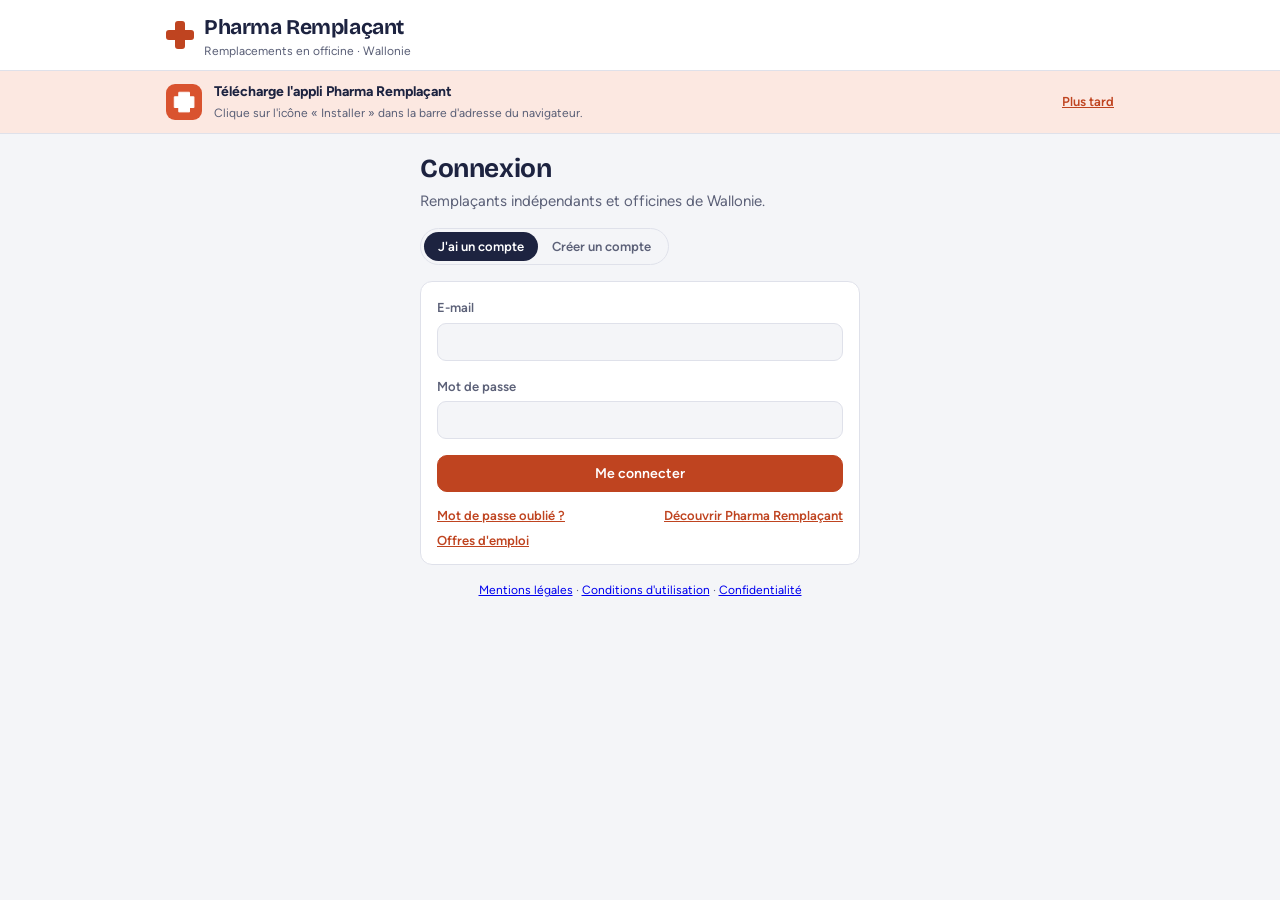
<file: index.html>
<!doctype html>
<html lang="fr-BE">
<head>
<meta charset="utf-8">
<meta http-equiv="Content-Security-Policy" content="default-src 'self'; script-src 'self' https://apis.google.com; connect-src 'self' https://*.googleapis.com https://apis.google.com https://pharma-remplacant.firebaseapp.com; frame-src https://pharma-remplacant.firebaseapp.com https://apis.google.com; img-src 'self' data: blob:; style-src 'self' 'unsafe-inline'; font-src 'self'; manifest-src 'self'; worker-src 'self'; object-src 'none'; base-uri 'self'; form-action 'self'">
<meta name="referrer" content="strict-origin-when-cross-origin">
<meta name="viewport" content="width=device-width,initial-scale=1,viewport-fit=cover">
<title>Pharma Remplaçant</title>
<meta name="robots" content="noindex">
<meta name="description" content="Remplacements en officine en Wallonie : les remplaçants indépendants ouvrent leurs jours libres, les pharmacies réservent en 2 minutes.">
<meta name="theme-color" content="#bf4420">
<link rel="manifest" href="manifest.webmanifest">
<link rel="icon" href="icon-192.png">
<link rel="apple-touch-icon" href="icon-180.png">
<meta name="apple-mobile-web-app-capable" content="yes">
<meta name="mobile-web-app-capable" content="yes">
<meta name="apple-mobile-web-app-title" content="Pharma Remplaçant">
<link rel="stylesheet" href="fonts/fonts.css">
<link rel="stylesheet" href="style.css">
<link rel="stylesheet" href="saison.css">
<script src="saison.js"></script>
</head>
<body>
<header>
  <div class="wrap bar">
    <div class="brand"><span class="cross" aria-hidden="true"></span><div><b>Pharma Remplaçant</b><small>Remplacements en officine · Wallonie</small></div></div>
    <div class="seg" role="group" aria-label="Choisir votre rôle" id="roles" hidden>
      <button data-role="r" aria-pressed="true">Je remplace</button>
      <button data-role="p" aria-pressed="false">Je suis une pharmacie</button>
      <button data-role="e" aria-pressed="false">Emploi</button>
      <button data-role="a" aria-pressed="false" hidden id="role-a">Administration</button>
    </div>
  </div>
  <div class="wrap"><nav class="tabs" id="tabs" role="tablist"></nav></div>
</header>
<div id="installbar" hidden></div>
<main class="wrap" id="app">
  <div class="stack"><h1>Chargement…</h1><p class="lede">Connexion à la plateforme.</p></div>
</main>
<datalist id="localites"></datalist>
<div id="layer"></div>
<script type="module" src="app.js"></script>
</body>
</html>
</file>
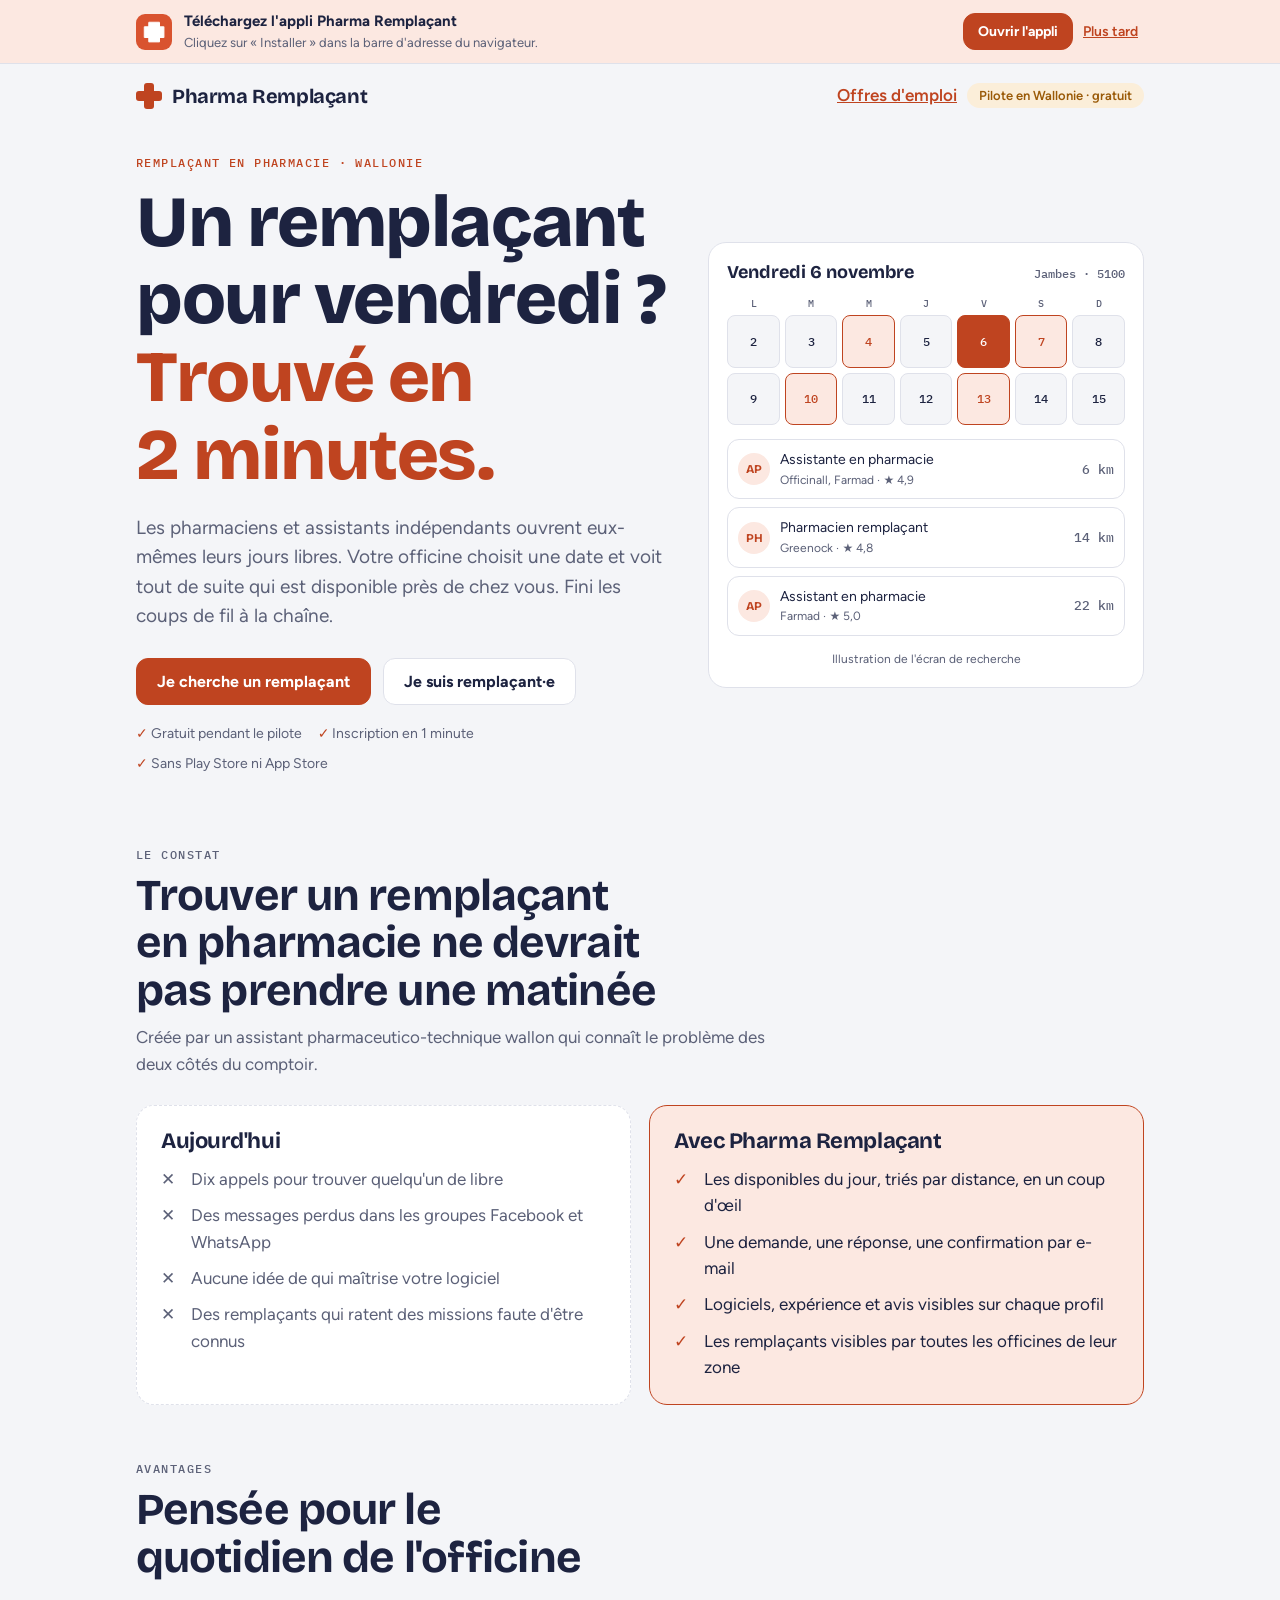
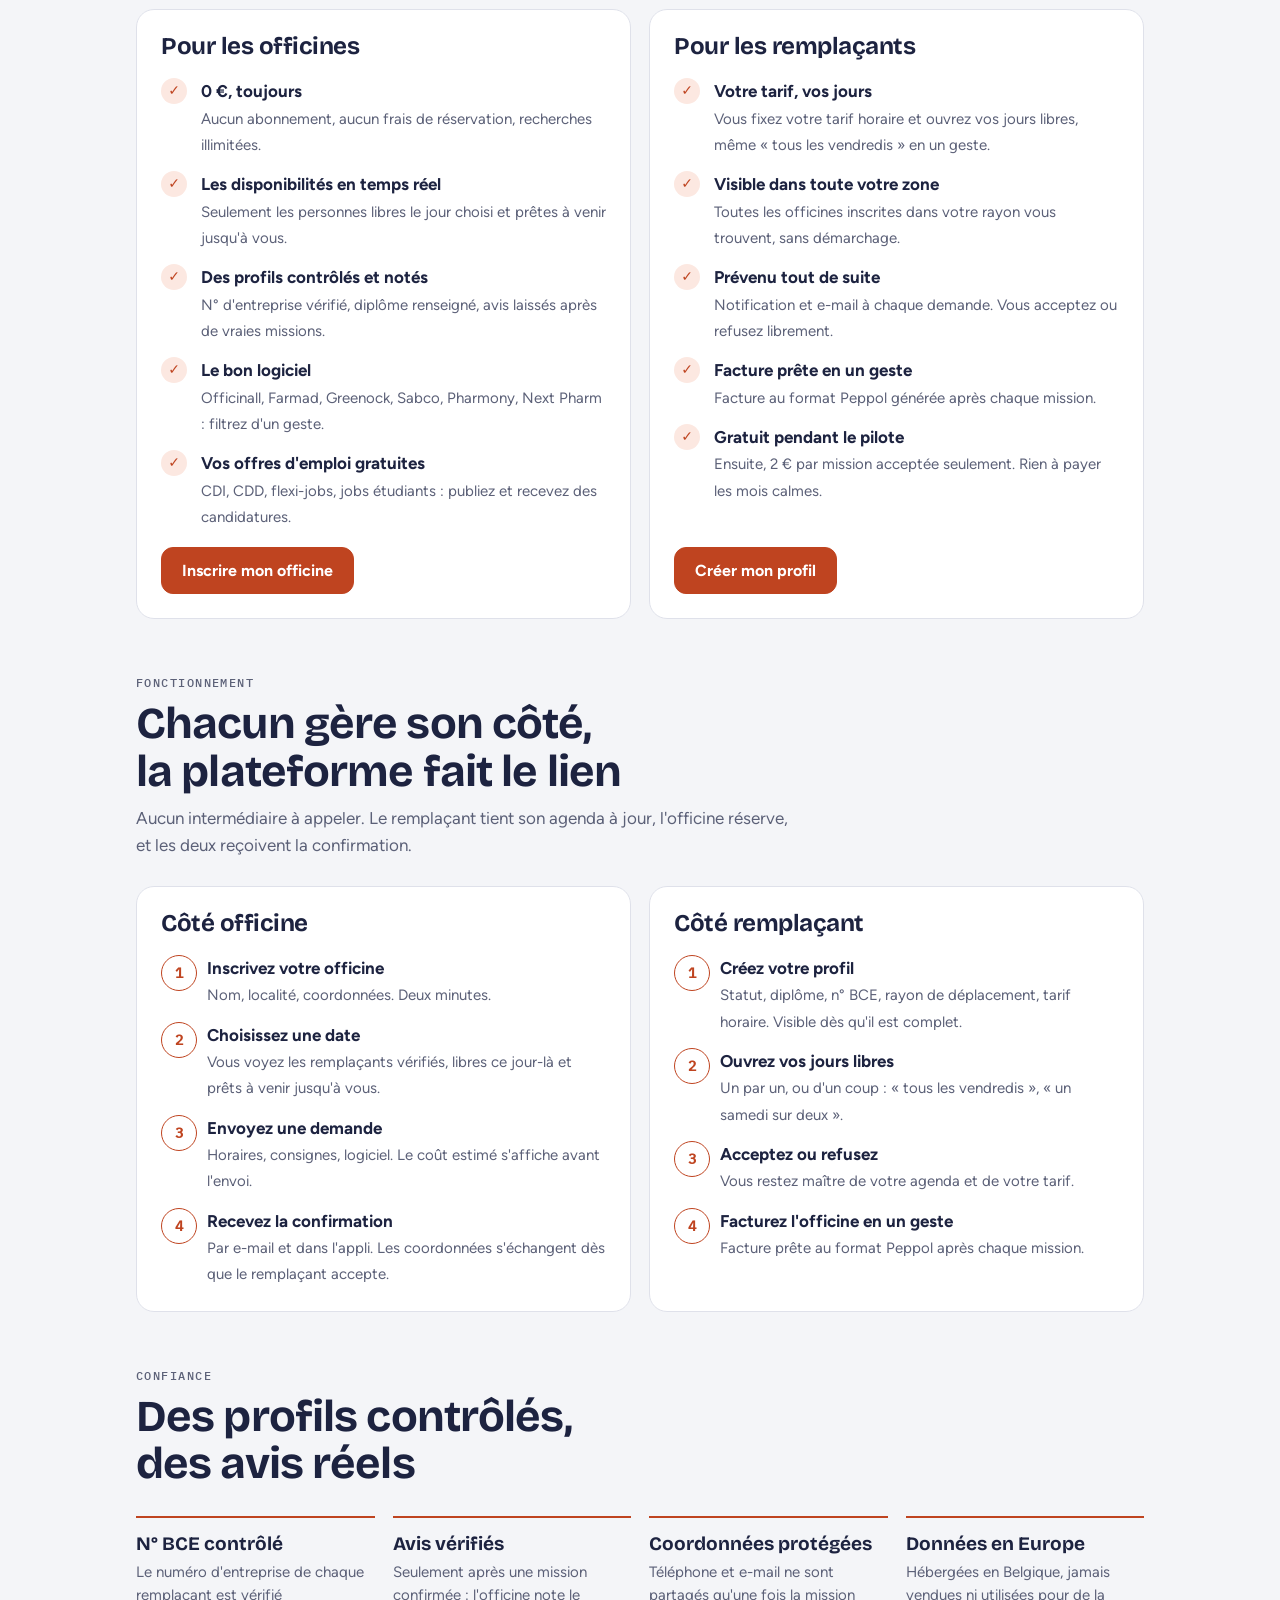
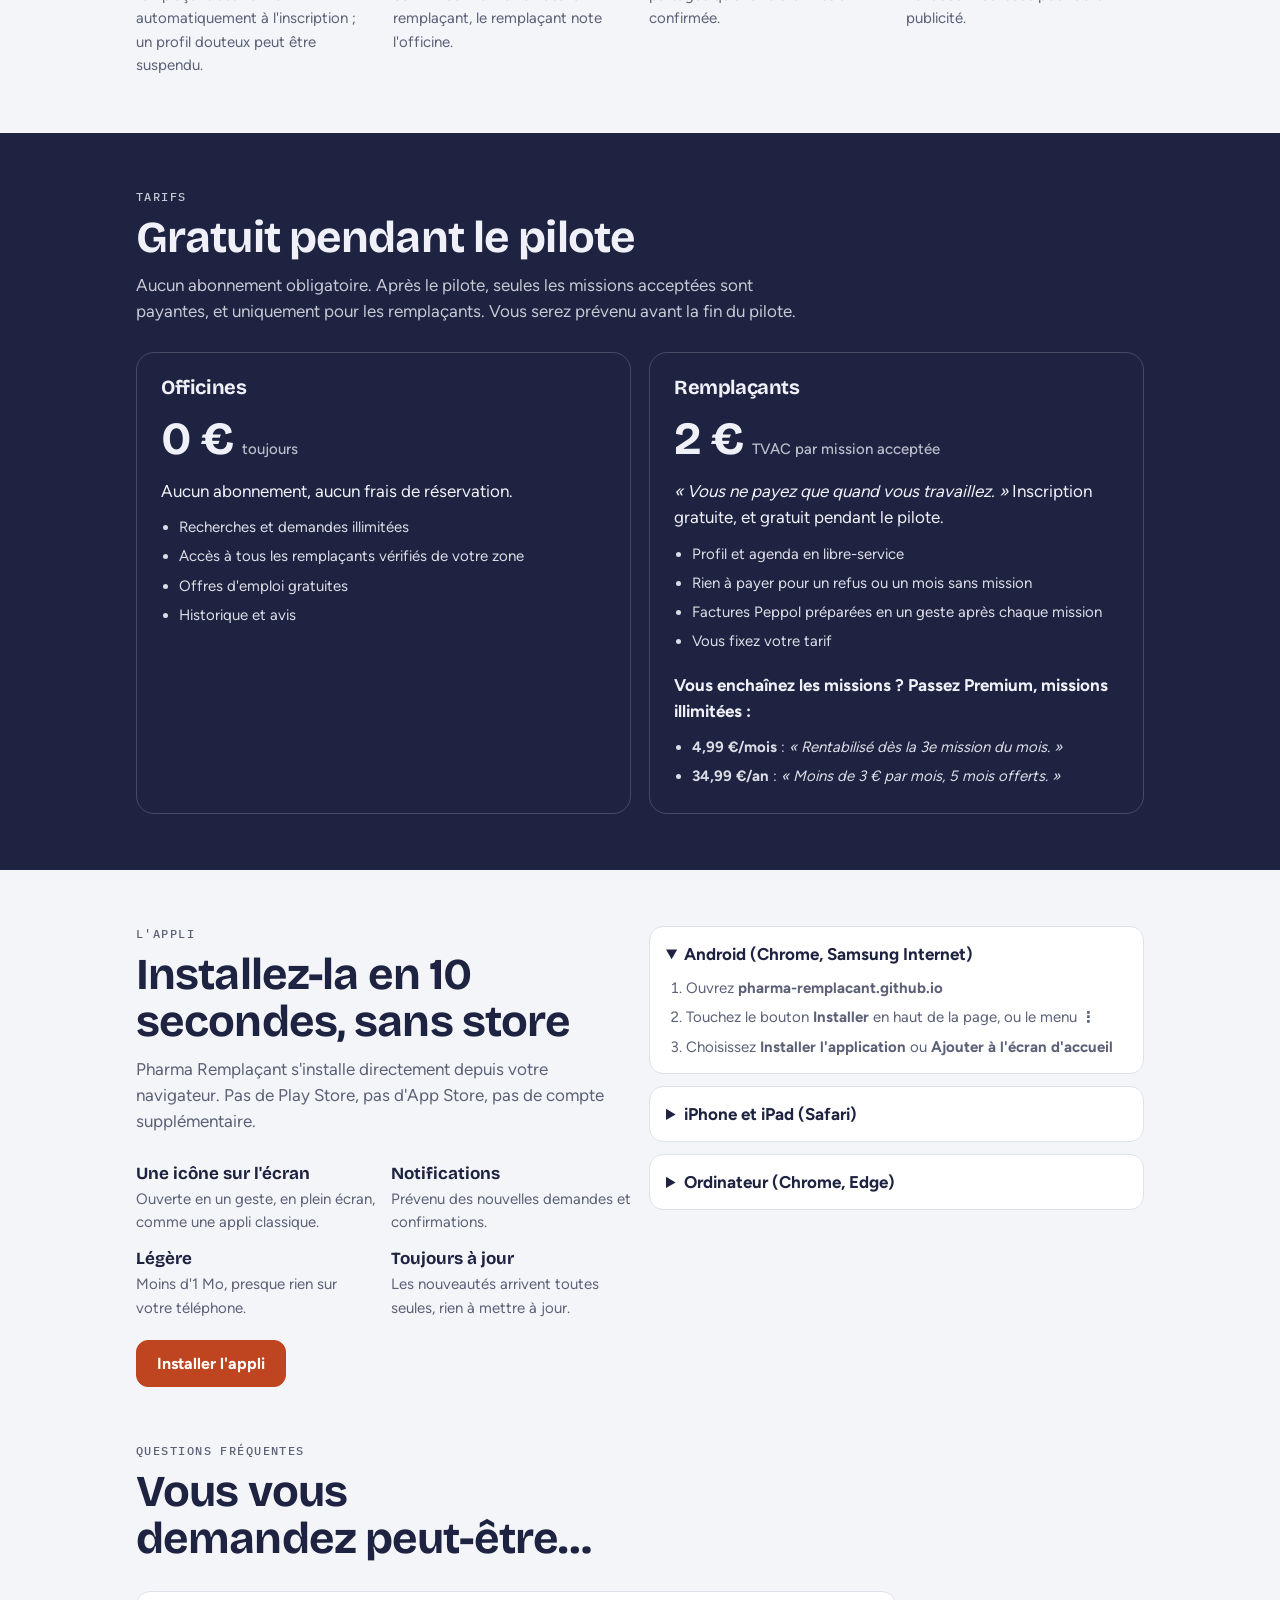
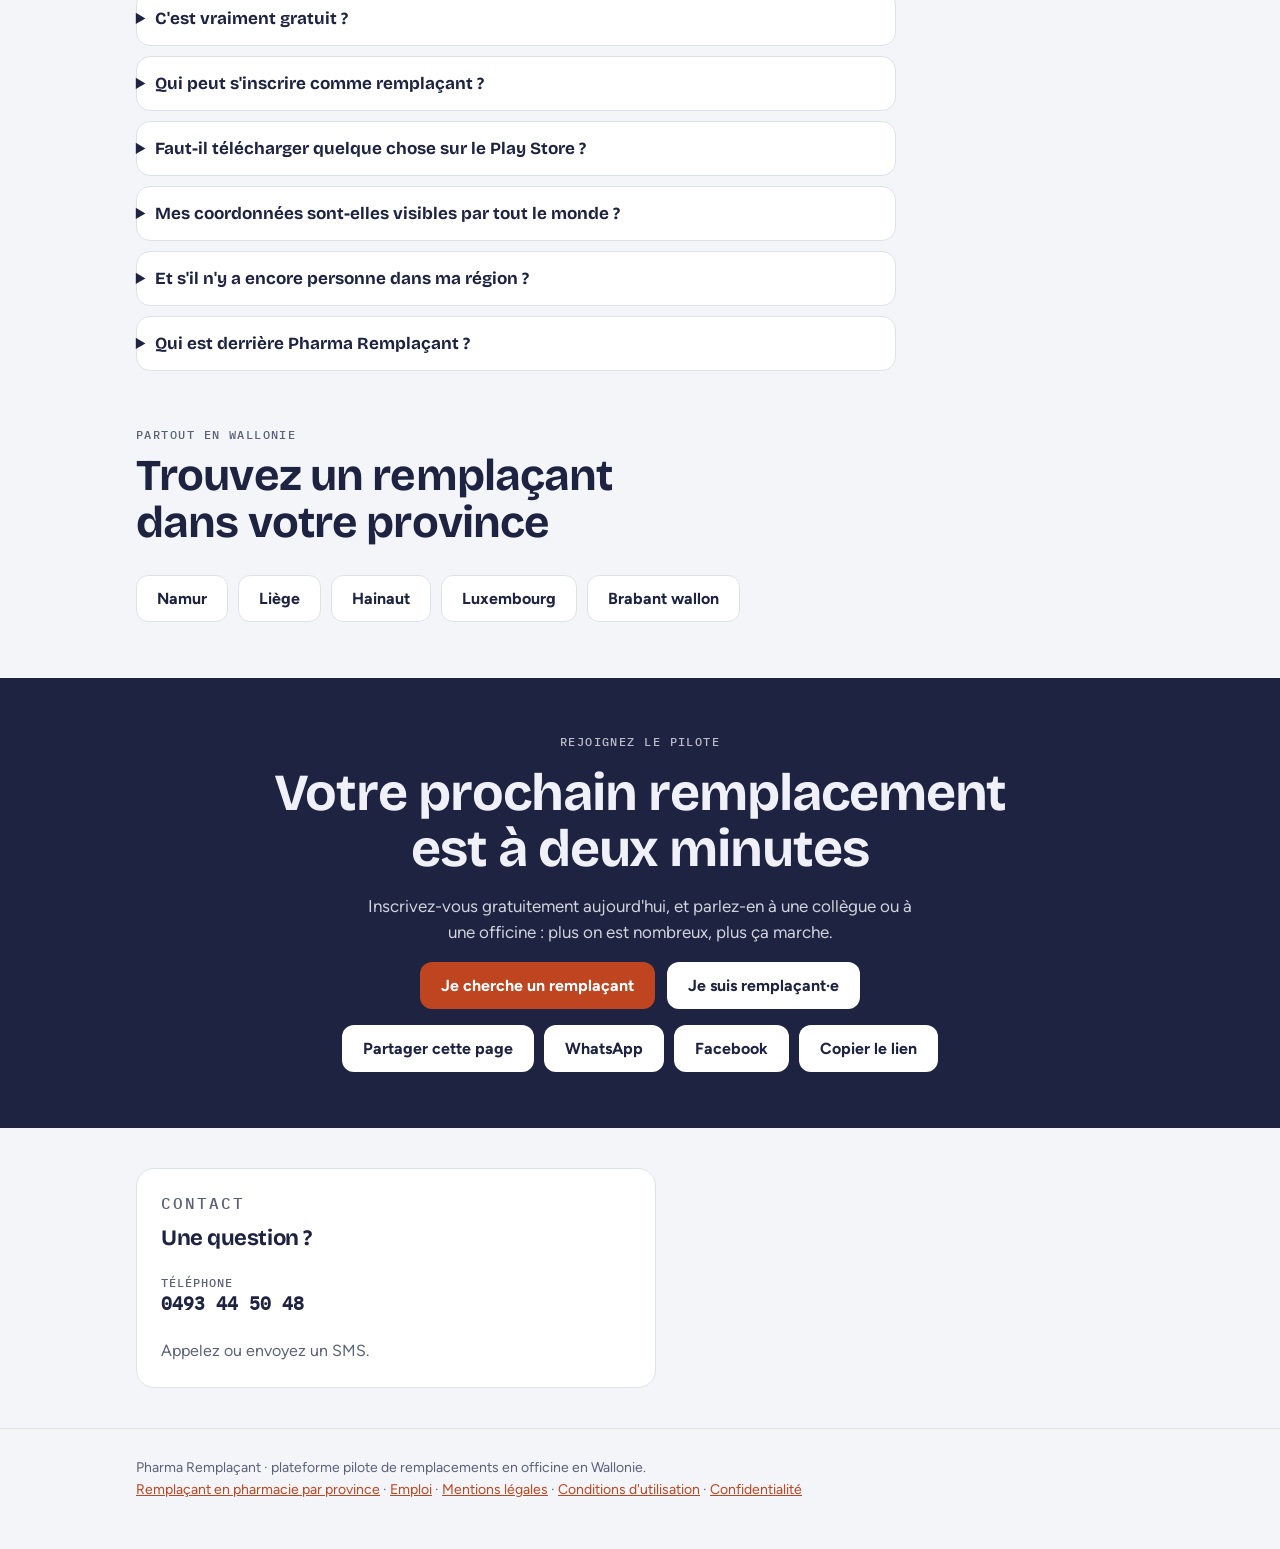
<file: decouvrir/index.html>
<!doctype html>
<html lang="fr-BE">
<head>
<meta charset="utf-8">
<meta http-equiv="Content-Security-Policy" content="default-src 'self'; script-src 'self'; img-src 'self' data:; style-src 'self' 'unsafe-inline'; font-src 'self'; manifest-src 'self'; worker-src 'self'; connect-src 'self'; object-src 'none'; base-uri 'self'; form-action 'self'">
<meta name="referrer" content="strict-origin-when-cross-origin">
<meta name="viewport" content="width=device-width,initial-scale=1,viewport-fit=cover">
<title>Pharma Remplaçant · Remplaçant en pharmacie en Wallonie</title>
<meta name="description" content="Trouvez un remplaçant en pharmacie en Wallonie en 2 minutes : pharmaciens et assistants (APT) indépendants disponibles près de chez vous, qui maîtrisent votre logiciel. Gratuit pour les officines.">
<meta property="og:title" content="Pharma Remplaçant · Un remplaçant pour vendredi ? Trouvé en 2 minutes.">
<meta property="og:description" content="Pharma Remplaçant : les pharmaciens et assistants indépendants ouvrent leurs jours libres, les officines de Wallonie trouvent et réservent un remplaçant en 2 minutes. Gratuit pour les officines.">
<meta property="og:image" content="https://pharma-remplacant.github.io/decouvrir/partage.png">
<meta property="og:image:width" content="1200">
<meta property="og:image:height" content="630">
<meta property="og:locale" content="fr_BE">
<meta name="twitter:card" content="summary_large_image">
<meta property="og:url" content="https://pharma-remplacant.github.io/decouvrir/">
<meta property="og:type" content="website">
<meta name="theme-color" content="#bf4420">
<link rel="icon" href="../icon-192.png">
<link rel="apple-touch-icon" href="../icon-180.png">
<link rel="manifest" href="../manifest.webmanifest">
<script type="application/ld+json">{"@context":"https://schema.org","@type":"WebApplication","name":"Pharma Remplaçant","url":"https://pharma-remplacant.github.io/decouvrir/","applicationCategory":"BusinessApplication","operatingSystem":"Android, iOS, Windows, macOS","inLanguage":"fr-BE","areaServed":{"@type":"AdministrativeArea","name":"Wallonie"},"description":"Remplacements en officine en Wallonie : les pharmaciens et assistants pharmaceutico-techniques indépendants ouvrent leurs jours libres, les officines trouvent un remplaçant qui maîtrise leur logiciel en 2 minutes.","offers":{"@type":"Offer","price":"0","priceCurrency":"EUR"}}</script>
<script type="application/ld+json">[{"@context": "https://schema.org", "@type": "Organization", "name": "Pharma Remplaçant", "url": "https://pharma-remplacant.github.io/decouvrir/", "logo": "https://pharma-remplacant.github.io/icon-512.png", "email": "pharma.remplacant.wallonie@gmail.com", "telephone": "+32493445048", "areaServed": "Wallonie"}, {"@context": "https://schema.org", "@type": "FAQPage", "mainEntity": [{"@type": "Question", "name": "C'est vraiment gratuit ?", "acceptedAnswer": {"@type": "Answer", "text": "Oui. Pour les officines, c'est gratuit pour toujours. Pour les remplaçants, c'est gratuit pendant tout le pilote ; ensuite, seules les missions acceptées coûtent 2 € TVAC, ou un Premium à 4,99 €/mois pour les missions illimitées. Vous serez prévenu avant tout changement."}}, {"@type": "Question", "name": "Qui peut s'inscrire comme remplaçant ?", "acceptedAnswer": {"@type": "Answer", "text": "Les pharmaciens et les assistants pharmaceutico-techniques qui travaillent comme indépendants, avec un numéro d'entreprise (BCE). Vous cherchez plutôt un emploi salarié ou un flexi-job ? Consultez la section Offres d'emploi."}}, {"@type": "Question", "name": "Faut-il télécharger quelque chose sur le Play Store ?", "acceptedAnswer": {"@type": "Answer", "text": "Non. L'appli s'installe directement depuis le navigateur en quelques secondes, et vous pouvez aussi l'utiliser sans l'installer."}}, {"@type": "Question", "name": "Mes coordonnées sont-elles visibles par tout le monde ?", "acceptedAnswer": {"@type": "Answer", "text": "Non. Votre téléphone et votre e-mail ne sont partagés qu'avec l'officine ou le remplaçant avec qui une mission est confirmée. Les données sont hébergées en Belgique et ne sont jamais vendues."}}, {"@type": "Question", "name": "Et s'il n'y a encore personne dans ma région ?", "acceptedAnswer": {"@type": "Answer", "text": "Le pilote démarre : chaque inscription compte. Inscrivez-vous maintenant pour être visible dès les premières demandes, et invitez vos collègues avec l'onglet « Partager » de l'appli."}}, {"@type": "Question", "name": "Qui est derrière Pharma Remplaçant ?", "acceptedAnswer": {"@type": "Answer", "text": "Un assistant pharmaceutico-technique wallon, qui a vécu le casse-tête des remplacements au quotidien. Une question ou une idée ? Appelez ou envoyez un SMS au 0493 44 50 48."}}]}]</script>
<link rel="canonical" href="https://pharma-remplacant.github.io/decouvrir/">
<link rel="stylesheet" href="../fonts/fonts.css">
<style>
/* Layout : page de présentation — bandeau d'accroche avec un agenda simulé, deux parcours côte à côte, prix, inscription, contact */
:root{
  --bg:#f4f5f8; --surface:#ffffff; --ink:#1d2340; --muted:#5c6178; --line:#dfe1ea;
  --accent:#bf4420; --accent-ink:#ffffff; --accent-soft:#fce8e1; --deep:#1d2340; --deep-ink:#f0f1f8; --warn:#9a5a08; --warn-soft:#fbeed9;
  --f-display:"Bricolage Grotesque", "Segoe UI", system-ui, sans-serif;
  --f-body:"Figtree", "Segoe UI", system-ui, sans-serif;
  --f-mono:"IBM Plex Mono", ui-monospace, Menlo, monospace;
}
@media (prefers-color-scheme: dark){:root:not([data-theme="light"]){
  --bg:#111427; --surface:#1a1e35; --ink:#e8eaf4; --muted:#a0a5bf; --line:#2c3150;
  --accent:#ff8a65; --accent-ink:#2a0f05; --accent-soft:#3b2220; --deep:#0b0e1f; --deep-ink:#f0f1f8; --warn:#e8a64a; --warn-soft:#3a2a12; color-scheme:dark}}
:root[data-theme="dark"]{
  --bg:#111427; --surface:#1a1e35; --ink:#e8eaf4; --muted:#a0a5bf; --line:#2c3150;
  --accent:#ff8a65; --accent-ink:#2a0f05; --accent-soft:#3b2220; --deep:#0b0e1f; --deep-ink:#f0f1f8; --warn:#e8a64a; --warn-soft:#3a2a12; color-scheme:dark}
*{box-sizing:border-box}
body{background:var(--bg);color:var(--ink);font-family:var(--f-body);font-size:17px;line-height:1.55}
.wrap{max-width:1040px;margin:0 auto;padding-left:max(16px,env(safe-area-inset-left,0px));padding-right:max(16px,env(safe-area-inset-right,0px))}
h1,h2,h3{font-family:var(--f-display);letter-spacing:-.02em;text-wrap:balance;margin:0;line-height:1.08}
p{margin:0}
a{color:var(--accent)}
a:focus-visible{outline:2px solid var(--accent);outline-offset:3px;border-radius:4px}
.eyebrow{font:500 12px var(--f-mono);letter-spacing:.12em;text-transform:uppercase;color:var(--accent)}
.btn{display:inline-flex;align-items:center;gap:8px;text-decoration:none;font:700 16px var(--f-body);padding:13px 20px;border-radius:12px;border:1px solid var(--line);color:var(--ink);background:var(--surface)}
.btn.primary{background:var(--accent);border-color:var(--accent);color:var(--accent-ink)}
.btn:hover{filter:brightness(1.05)}

nav.top{padding-block:18px;display:flex;justify-content:space-between;align-items:center;gap:12px;flex-wrap:wrap}
.brand{display:flex;align-items:center;gap:10px;font:700 20px var(--f-display);letter-spacing:-.02em}
.cross{width:26px;height:26px;position:relative;flex:none}
.cross::before,.cross::after{content:"";position:absolute;background:var(--accent);border-radius:3px}
.cross::before{left:8px;top:0;width:10px;height:26px}
.cross::after{top:8px;left:0;height:10px;width:26px}
.pill{font:600 13px var(--f-body);padding:5px 12px;border-radius:999px;background:var(--warn-soft);color:var(--warn)}

.hero{display:grid;gap:40px;padding-block:28px 64px;align-items:center}
@media (min-width:860px){.hero{grid-template-columns:1.1fr .9fr}}
.hero h1{font-size:clamp(40px,7vw,72px);font-weight:800}
.hero h1 em{font-style:normal;color:var(--accent)}
.hero .lede{font-size:19px;color:var(--muted);max-width:46ch;margin-top:18px}
.hero .cta{display:flex;gap:12px;flex-wrap:wrap;margin-top:28px}

/* agenda simulé */
.mock{background:var(--surface);border:1px solid var(--line);border-radius:18px;padding:18px;display:flex;flex-direction:column;gap:14px;max-width:440px;width:100%;justify-self:center}
.mock-h{display:flex;justify-content:space-between;align-items:baseline}
.mock-h b{font:700 18px var(--f-display)}
.mock-h span{font:500 12px var(--f-mono);color:var(--muted)}
.mcal{display:grid;grid-template-columns:repeat(7,1fr);gap:5px}
.mcal i{font:500 10px var(--f-mono);color:var(--muted);text-align:center;font-style:normal}
.mcal span{aspect-ratio:1/1;border-radius:8px;border:1px solid var(--line);display:grid;place-items:center;font:500 12px var(--f-mono);background:var(--bg)}
.mcal .on{background:var(--accent-soft);border-color:var(--accent);color:var(--accent)}
.mcal .sel{background:var(--accent);border-color:var(--accent);color:var(--accent-ink)}
.mres{display:flex;flex-direction:column;gap:8px}
.mres div{display:flex;align-items:center;gap:10px;border:1px solid var(--line);border-radius:12px;padding:9px 10px;font-size:14px}
.mres .av{width:32px;height:32px;border-radius:50%;background:var(--accent-soft);color:var(--accent);display:grid;place-items:center;font:700 12px var(--f-display);flex:none}
.mres small{display:block;color:var(--muted);font-size:12px}
.mres .km{margin-left:auto;font:500 13px var(--f-mono);color:var(--muted)}
.mock-note{font-size:12px;color:var(--muted);text-align:center}

section{padding-block:56px}
.sec-h{display:flex;flex-direction:column;gap:10px;margin-bottom:28px;max-width:60ch}
.sec-h h2{font-size:clamp(30px,4.5vw,44px)}
.sec-h p{color:var(--muted)}

.paths{display:grid;gap:18px}
@media (min-width:820px){.paths{grid-template-columns:1fr 1fr}}
.path{background:var(--surface);border:1px solid var(--line);border-radius:18px;padding:24px;display:flex;flex-direction:column;gap:18px}
.path h3{font-size:24px}
.steps{list-style:none;margin:0;padding:0;display:flex;flex-direction:column;gap:14px;counter-reset:s}
.steps li{display:grid;grid-template-columns:34px 1fr;gap:12px;counter-increment:s}
.steps li::before{content:counter(s);width:34px;height:34px;border-radius:50%;border:1.5px solid var(--accent);color:var(--accent);display:grid;place-items:center;font:600 14px var(--f-mono)}
.steps b{display:block}
.steps span{color:var(--muted);font-size:15px}

.trust{display:grid;gap:18px;grid-template-columns:repeat(auto-fit,minmax(230px,1fr))}
.trust div{border-top:2px solid var(--accent);padding-top:14px;display:flex;flex-direction:column;gap:6px}
.trust b{font:700 19px var(--f-display)}
.trust span{color:var(--muted);font-size:15px}

.band{background:var(--deep);color:var(--deep-ink)}
.band .eyebrow{color:var(--deep-ink);opacity:.75}
.band .sec-h p{color:var(--deep-ink);opacity:.8}
.prices{display:grid;gap:18px}
@media (min-width:760px){.prices{grid-template-columns:1fr 1fr}}
.price{border:1px solid rgba(255,255,255,.18);border-radius:18px;padding:24px;display:flex;flex-direction:column;gap:12px}
.price h3{font-size:20px}
.amount{font:700 46px var(--f-display);letter-spacing:-.03em}
.amount small{font:500 15px var(--f-body);opacity:.75;letter-spacing:0}
.price ul{margin:0;padding-left:18px;display:flex;flex-direction:column;gap:6px;font-size:15px;opacity:.9}

.join{display:grid;gap:18px}
@media (min-width:820px){.join{grid-template-columns:1.2fr .8fr}}
.card{background:var(--surface);border:1px solid var(--line);border-radius:18px;padding:24px;display:flex;flex-direction:column;gap:14px}
.card h3{font-size:22px}
.card p{color:var(--muted);font-size:16px}
.contact-line{display:flex;flex-direction:column;gap:2px;padding-block:10px;border-bottom:1px solid var(--line)}
.contact-line:last-of-type{border-bottom:0}
.contact-line small{font:500 12px var(--f-mono);letter-spacing:.08em;text-transform:uppercase;color:var(--muted)}
.contact-line b{font:600 18px var(--f-mono);overflow-wrap:anywhere;user-select:all}
.todo{color:var(--warn)}
footer{padding-block:28px 48px;color:var(--muted);font-size:14px;border-top:1px solid var(--line)}
/* sections ajoutées : avant/après, avantages, installation, FAQ, partage */
.hero .reassure{display:flex;gap:8px 16px;flex-wrap:wrap;margin-top:18px;font-size:14px;color:var(--muted)}
.hero .reassure span::before{content:"✓ ";color:var(--accent);font-weight:700}
.vs{display:grid;gap:18px}
@media (min-width:820px){.vs{grid-template-columns:1fr 1fr}}
.vs>div{border-radius:18px;padding:24px;display:flex;flex-direction:column;gap:12px}
.vs .avant{background:var(--surface);border:1px dashed var(--line)}
.vs .apres{background:var(--accent-soft);border:1px solid var(--accent)}
.vs h3{font-size:22px}
.vs ul{margin:0;padding:0;list-style:none;display:flex;flex-direction:column;gap:10px}
.vs li{display:grid;grid-template-columns:22px 1fr;gap:8px}
.vs .avant li::before{content:"✕";color:var(--muted);font-weight:700}
.vs .apres li::before{content:"✓";color:var(--accent);font-weight:800}
.vs .avant li{color:var(--muted)}
.benef{display:grid;gap:18px}
@media (min-width:820px){.benef{grid-template-columns:1fr 1fr}}
.benef .path ul{margin:0;padding:0;list-style:none;display:flex;flex-direction:column;gap:14px}
.benef li{display:grid;grid-template-columns:30px 1fr;gap:10px}
.benef li::before{content:"✓";width:26px;height:26px;border-radius:50%;background:var(--accent-soft);color:var(--accent);display:grid;place-items:center;font-weight:800;font-size:14px}
.benef li b{display:block}
.benef li span{color:var(--muted);font-size:15px}
.benef .btn{align-self:flex-start;margin-top:auto}
.inst{display:grid;gap:18px}
@media (min-width:860px){.inst{grid-template-columns:1fr 1fr}}
.inst .why{display:grid;gap:14px;grid-template-columns:repeat(auto-fit,minmax(200px,1fr))}
.inst .why div{display:flex;flex-direction:column;gap:4px}
.inst .why b{font:700 17px var(--f-display)}
.inst .why span{color:var(--muted);font-size:15px}
.how{display:flex;flex-direction:column;gap:12px}
.how details{background:var(--surface);border:1px solid var(--line);border-radius:14px;padding:14px 16px}
.how summary{font-weight:700;cursor:pointer}
.how ol{margin:10px 0 0;padding-left:20px;display:flex;flex-direction:column;gap:6px;color:var(--muted);font-size:15px}
.faq{display:flex;flex-direction:column;gap:10px;max-width:760px}
.faq details{background:var(--surface);border:1px solid var(--line);border-radius:14px;padding:16px 18px}
.faq summary{font:700 17px var(--f-display);cursor:pointer;list-style-position:outside}
.faq p{margin-top:10px;color:var(--muted);font-size:16px}
.share{display:flex;gap:10px;flex-wrap:wrap}
.final{text-align:center;display:flex;flex-direction:column;align-items:center;gap:16px}
.final h2{font-size:clamp(32px,5vw,52px)}
.final p{opacity:.85;max-width:52ch}
.final .btn{background:var(--surface);color:var(--ink);border-color:transparent}
.final .btn.primary{background:var(--accent);color:var(--accent-ink)}
.invite{display:inline-block;margin:0 0 14px;font-weight:700;font-size:15px;padding:7px 14px;border-radius:999px;background:var(--accent-soft);color:var(--accent)}
</style>
<style>:root{padding-top:env(safe-area-inset-top,0px);padding-bottom:env(safe-area-inset-bottom,0px)}body{margin:0}img{max-width:100%}</style>
<style>
#installbar{background:var(--accent-soft);border-bottom:1px solid var(--line)}
.installbar{display:flex;align-items:center;gap:12px;flex-wrap:wrap;padding-block:10px;font-size:15px}
.installbar img{border-radius:9px;flex:none}
.installbar .txt{flex:1;min-width:200px}
.installbar small{display:block;color:var(--muted);font-size:13px}
.installbar .btn{padding:9px 14px;font-size:14px}
.installbar button.x{border:0;background:none;color:var(--accent);font:600 14px var(--f-body);text-decoration:underline;cursor:pointer}
</style>
<link rel="stylesheet" href="../saison.css">
<script src="../saison.js"></script>
<script src="parrain.js"></script>
<script src="install.js" defer></script>
</head>
<body>
<div id="installbar" hidden><div class="wrap installbar"><img src="../icon-192.png" alt="" width="36" height="36"><span class="txt"><b>Téléchargez l'appli Pharma Remplaçant</b><small id="inst-txt"></small></span><span><a class="btn primary" id="inst-go" href="../#inscription">Installer</a> <button class="x" id="inst-x">Plus tard</button></span></div></div>
<div class="wrap">
  <nav class="top" aria-label="En-tête">
    <span class="brand"><span class="cross" aria-hidden="true"></span>Pharma Remplaçant</span>
    <span style="display:flex;gap:10px;align-items:center;flex-wrap:wrap"><a href="../emploi/" style="font-weight:600">Offres d'emploi</a><span class="pill">Pilote en Wallonie · gratuit</span></span>
  </nav>

  <header class="hero">
    <div>
      <h1><span class="eyebrow" style="display:block;margin-bottom:14px;font-weight:500;letter-spacing:.12em">Remplaçant en pharmacie · Wallonie</span>Un remplaçant pour vendredi&nbsp;? <em>Trouvé en 2 minutes.</em></h1>
      <p class="lede">Les pharmaciens et assistants indépendants ouvrent eux-mêmes leurs jours libres. Votre officine choisit une date et voit tout de suite qui est disponible près de chez vous. Fini les coups de fil à la chaîne.</p>
      <div class="cta">
        <a class="btn primary" href="../#inscription-pharmacie">Je cherche un remplaçant</a>
        <a class="btn" href="../#inscription-remplacant">Je suis remplaçant·e</a>
      </div>
      <p class="reassure"><span>Gratuit pendant le pilote</span><span>Inscription en 1 minute</span><span>Sans Play Store ni App Store</span></p>
    </div>
    <div class="mock" aria-label="Aperçu de la recherche d'un remplaçant">
      <div class="mock-h"><b>Vendredi 6 novembre</b><span>Jambes · 5100</span></div>
      <div class="mcal" aria-hidden="true">
        <i>L</i><i>M</i><i>M</i><i>J</i><i>V</i><i>S</i><i>D</i>
        <span>2</span><span>3</span><span class="on">4</span><span>5</span><span class="sel">6</span><span class="on">7</span><span>8</span>
        <span>9</span><span class="on">10</span><span>11</span><span>12</span><span class="on">13</span><span>14</span><span>15</span>
      </div>
      <div class="mres">
        <div><span class="av">AP</span><span>Assistante en pharmacie<small>Officinall, Farmad · ★ 4,9</small></span><span class="km">6 km</span></div>
        <div><span class="av">PH</span><span>Pharmacien remplaçant<small>Greenock · ★ 4,8</small></span><span class="km">14 km</span></div>
        <div><span class="av">AP</span><span>Assistant en pharmacie<small>Farmad · ★ 5,0</small></span><span class="km">22 km</span></div>
      </div>
      <p class="mock-note">Illustration de l'écran de recherche</p>
    </div>
  </header>
</div>

<section style="padding-top:8px">
  <div class="wrap">
    <div class="sec-h"><p class="eyebrow">Le constat</p><h2>Trouver un remplaçant en pharmacie ne devrait pas prendre une matinée</h2><p>Créée par un assistant pharmaceutico-technique wallon qui connaît le problème des deux côtés du comptoir.</p></div>
    <div class="vs">
      <div class="avant"><h3>Aujourd'hui</h3><ul>
        <li>Dix appels pour trouver quelqu'un de libre</li>
        <li>Des messages perdus dans les groupes Facebook et WhatsApp</li>
        <li>Aucune idée de qui maîtrise votre logiciel</li>
        <li>Des remplaçants qui ratent des missions faute d'être connus</li>
      </ul></div>
      <div class="apres"><h3>Avec Pharma Remplaçant</h3><ul>
        <li>Les disponibles du jour, triés par distance, en un coup d'œil</li>
        <li>Une demande, une réponse, une confirmation par e-mail</li>
        <li>Logiciels, expérience et avis visibles sur chaque profil</li>
        <li>Les remplaçants visibles par toutes les officines de leur zone</li>
      </ul></div>
    </div>
  </div>
</section>

<section style="padding-top:0">
  <div class="wrap">
    <div class="sec-h"><p class="eyebrow">Avantages</p><h2>Pensée pour le quotidien de l'officine</h2></div>
    <div class="benef">
      <div class="path">
        <h3>Pour les officines</h3>
        <ul>
          <li><div><b>0 €, toujours</b><span>Aucun abonnement, aucun frais de réservation, recherches illimitées.</span></div></li>
          <li><div><b>Les disponibilités en temps réel</b><span>Seulement les personnes libres le jour choisi et prêtes à venir jusqu'à vous.</span></div></li>
          <li><div><b>Des profils contrôlés et notés</b><span>N° d'entreprise vérifié, diplôme renseigné, avis laissés après de vraies missions.</span></div></li>
          <li><div><b>Le bon logiciel</b><span>Officinall, Farmad, Greenock, Sabco, Pharmony, Next Pharm : filtrez d'un geste.</span></div></li>
          <li><div><b>Vos offres d'emploi gratuites</b><span>CDI, CDD, flexi-jobs, jobs étudiants : publiez et recevez des candidatures.</span></div></li>
        </ul>
        <a class="btn primary" href="../#inscription-pharmacie">Inscrire mon officine</a>
      </div>
      <div class="path">
        <h3>Pour les remplaçants</h3>
        <ul>
          <li><div><b>Votre tarif, vos jours</b><span>Vous fixez votre tarif horaire et ouvrez vos jours libres, même « tous les vendredis » en un geste.</span></div></li>
          <li><div><b>Visible dans toute votre zone</b><span>Toutes les officines inscrites dans votre rayon vous trouvent, sans démarchage.</span></div></li>
          <li><div><b>Prévenu tout de suite</b><span>Notification et e-mail à chaque demande. Vous acceptez ou refusez librement.</span></div></li>
          <li><div><b>Facture prête en un geste</b><span>Facture au format Peppol générée après chaque mission.</span></div></li>
          <li><div><b>Gratuit pendant le pilote</b><span>Ensuite, 2 € par mission acceptée seulement. Rien à payer les mois calmes.</span></div></li>
        </ul>
        <a class="btn primary" href="../#inscription-remplacant">Créer mon profil</a>
      </div>
    </div>
  </div>
</section>

<section id="fonctionnement" style="padding-top:0">
  <div class="wrap">
    <div class="sec-h"><p class="eyebrow">Fonctionnement</p><h2>Chacun gère son côté, la plateforme fait le lien</h2><p>Aucun intermédiaire à appeler. Le remplaçant tient son agenda à jour, l'officine réserve, et les deux reçoivent la confirmation.</p></div>
    <div class="paths">
      <div class="path">
        <h3>Côté officine</h3>
        <ol class="steps">
          <li><div><b>Inscrivez votre officine</b><span>Nom, localité, coordonnées. Deux minutes.</span></div></li>
          <li><div><b>Choisissez une date</b><span>Vous voyez les remplaçants vérifiés, libres ce jour-là et prêts à venir jusqu'à vous.</span></div></li>
          <li><div><b>Envoyez une demande</b><span>Horaires, consignes, logiciel. Le coût estimé s'affiche avant l'envoi.</span></div></li>
          <li><div><b>Recevez la confirmation</b><span>Par e-mail et dans l'appli. Les coordonnées s'échangent dès que le remplaçant accepte.</span></div></li>
        </ol>
      </div>
      <div class="path">
        <h3>Côté remplaçant</h3>
        <ol class="steps">
          <li><div><b>Créez votre profil</b><span>Statut, diplôme, n° BCE, rayon de déplacement, tarif horaire. Visible dès qu'il est complet.</span></div></li>
          <li><div><b>Ouvrez vos jours libres</b><span>Un par un, ou d'un coup : « tous les vendredis », « un samedi sur deux ».</span></div></li>
          <li><div><b>Acceptez ou refusez</b><span>Vous restez maître de votre agenda et de votre tarif.</span></div></li>
          <li><div><b>Facturez l'officine en un geste</b><span>Facture prête au format Peppol après chaque mission.</span></div></li>
        </ol>
      </div>
    </div>
  </div>
</section>

<section style="padding-top:0">
  <div class="wrap">
    <div class="sec-h"><p class="eyebrow">Confiance</p><h2>Des profils contrôlés, des avis réels</h2></div>
    <div class="trust">
      <div><b>N° BCE contrôlé</b><span>Le numéro d'entreprise de chaque remplaçant est vérifié automatiquement à l'inscription ; un profil douteux peut être suspendu.</span></div>
      <div><b>Avis vérifiés</b><span>Seulement après une mission confirmée : l'officine note le remplaçant, le remplaçant note l'officine.</span></div>
      <div><b>Coordonnées protégées</b><span>Téléphone et e-mail ne sont partagés qu'une fois la mission confirmée.</span></div>
      <div><b>Données en Europe</b><span>Hébergées en Belgique, jamais vendues ni utilisées pour de la publicité.</span></div>
    </div>
  </div>
</section>

<section class="band">
  <div class="wrap">
    <div class="sec-h"><p class="eyebrow">Tarifs</p><h2>Gratuit pendant le pilote</h2><p>Aucun abonnement obligatoire. Après le pilote, seules les missions acceptées sont payantes, et uniquement pour les remplaçants. Vous serez prévenu avant la fin du pilote.</p></div>
    <div class="prices">
      <div class="price">
        <h3>Officines</h3>
        <div class="amount">0 € <small>toujours</small></div>
        <p>Aucun abonnement, aucun frais de réservation.</p>
        <ul><li>Recherches et demandes illimitées</li><li>Accès à tous les remplaçants vérifiés de votre zone</li><li>Offres d'emploi gratuites</li><li>Historique et avis</li></ul>
      </div>
      <div class="price">
        <h3>Remplaçants</h3>
        <div class="amount">2 € <small>TVAC par mission acceptée</small></div>
        <p><i>« Vous ne payez que quand vous travaillez. »</i> Inscription gratuite, et gratuit pendant le pilote.</p>
        <ul><li>Profil et agenda en libre-service</li><li>Rien à payer pour un refus ou un mois sans mission</li><li>Factures Peppol préparées en un geste après chaque mission</li><li>Vous fixez votre tarif</li></ul>
        <p style="margin-top:6px"><b>Vous enchaînez les missions ? Passez Premium, missions illimitées :</b></p>
        <ul><li><b>4,99 €/mois</b> : <i>« Rentabilisé dès la 3e mission du mois. »</i></li><li><b>34,99 €/an</b> : <i>« Moins de 3 € par mois, 5 mois offerts. »</i></li></ul>
      </div>
    </div>
  </div>
</section>

<section id="installer">
  <div class="wrap inst">
    <div>
      <div class="sec-h"><p class="eyebrow">L'appli</p><h2>Installez-la en 10 secondes, sans store</h2><p>Pharma Remplaçant s'installe directement depuis votre navigateur. Pas de Play Store, pas d'App Store, pas de compte supplémentaire.</p></div>
      <div class="why">
        <div><b>Une icône sur l'écran</b><span>Ouverte en un geste, en plein écran, comme une appli classique.</span></div>
        <div><b>Notifications</b><span>Prévenu des nouvelles demandes et confirmations.</span></div>
        <div><b>Légère</b><span>Moins d'1 Mo, presque rien sur votre téléphone.</span></div>
        <div><b>Toujours à jour</b><span>Les nouveautés arrivent toutes seules, rien à mettre à jour.</span></div>
      </div>
      <p style="margin-top:20px"><a class="btn primary" id="inst-go2" href="../#inscription">Installer l'appli</a></p>
    </div>
    <div class="how">
      <details open><summary>Android (Chrome, Samsung Internet)</summary><ol><li>Ouvrez <b>pharma-remplacant.github.io</b></li><li>Touchez le bouton <b>Installer</b> en haut de la page, ou le menu <b>⋮</b></li><li>Choisissez <b>Installer l'application</b> ou <b>Ajouter à l'écran d'accueil</b></li></ol></details>
      <details><summary>iPhone et iPad (Safari)</summary><ol><li>Ouvrez <b>pharma-remplacant.github.io</b> dans Safari</li><li>Touchez le bouton <b>Partager</b> (carré avec une flèche)</li><li>Choisissez <b>Sur l'écran d'accueil</b>, puis <b>Ajouter</b></li></ol></details>
      <details><summary>Ordinateur (Chrome, Edge)</summary><ol><li>Ouvrez <b>pharma-remplacant.github.io</b></li><li>Cliquez sur l'icône <b>Installer</b> à droite de la barre d'adresse</li><li>L'appli s'ouvre dans sa propre fenêtre, épinglable à la barre des tâches</li></ol></details>
    </div>
  </div>
</section>

<section style="padding-top:0">
  <div class="wrap">
    <div class="sec-h"><p class="eyebrow">Questions fréquentes</p><h2>Vous vous demandez peut-être…</h2></div>
    <div class="faq">
      <details><summary>C'est vraiment gratuit ?</summary><p>Oui. Pour les officines, c'est gratuit pour toujours. Pour les remplaçants, c'est gratuit pendant tout le pilote ; ensuite, seules les missions acceptées coûtent 2 € TVAC, ou un Premium à 4,99 €/mois pour les missions illimitées. Vous serez prévenu avant tout changement.</p></details>
      <details><summary>Qui peut s'inscrire comme remplaçant ?</summary><p>Les pharmaciens et les assistants pharmaceutico-techniques qui travaillent comme indépendants, avec un numéro d'entreprise (BCE). Vous cherchez plutôt un emploi salarié ou un flexi-job ? Consultez la section <a href="../emploi/">Offres d'emploi</a>.</p></details>
      <details><summary>Faut-il télécharger quelque chose sur le Play Store ?</summary><p>Non. L'appli s'installe directement depuis le navigateur en quelques secondes, et vous pouvez aussi l'utiliser sans l'installer.</p></details>
      <details><summary>Mes coordonnées sont-elles visibles par tout le monde ?</summary><p>Non. Votre téléphone et votre e-mail ne sont partagés qu'avec l'officine ou le remplaçant avec qui une mission est confirmée. Les données sont hébergées en Belgique et ne sont jamais vendues.</p></details>
      <details><summary>Et s'il n'y a encore personne dans ma région ?</summary><p>Le pilote démarre : chaque inscription compte. Inscrivez-vous maintenant pour être visible dès les premières demandes, et invitez vos collègues avec l'onglet « Partager » de l'appli.</p></details>
      <details><summary>Qui est derrière Pharma Remplaçant ?</summary><p>Un assistant pharmaceutico-technique wallon, qui a vécu le casse-tête des remplacements au quotidien. Une question ou une idée ? Appelez ou envoyez un SMS au <b>0493 44 50 48</b>.</p></details>
    </div>
  </div>
</section>

<section style="padding-top:0">
  <div class="wrap">
    <div class="sec-h"><p class="eyebrow">Partout en Wallonie</p><h2>Trouvez un remplaçant dans votre province</h2></div>
    <div class="share" style="gap:10px"><a class="btn" href="../remplacant-pharmacie/namur/">Namur</a><a class="btn" href="../remplacant-pharmacie/liege/">Liège</a><a class="btn" href="../remplacant-pharmacie/hainaut/">Hainaut</a><a class="btn" href="../remplacant-pharmacie/luxembourg/">Luxembourg</a><a class="btn" href="../remplacant-pharmacie/brabant-wallon/">Brabant wallon</a></div>
  </div>
</section>

<section class="band">
  <div class="wrap final">
    <p class="eyebrow">Rejoignez le pilote</p>
    <h2>Votre prochain remplacement est à deux minutes</h2>
    <p>Inscrivez-vous gratuitement aujourd'hui, et parlez-en à une collègue ou à une officine : plus on est nombreux, plus ça marche.</p>
    <div class="cta" style="display:flex;gap:12px;flex-wrap:wrap;justify-content:center">
      <a class="btn primary" href="../#inscription-pharmacie">Je cherche un remplaçant</a>
      <a class="btn" href="../#inscription-remplacant">Je suis remplaçant·e</a>
    </div>
    <div class="share" id="share">
      <button class="btn" id="sh-go" hidden type="button">Partager cette page</button>
      <a class="btn" id="sh-wa" href="#" target="_blank" rel="noopener">WhatsApp</a>
      <a class="btn" id="sh-fb" href="#" target="_blank" rel="noopener">Facebook</a>
      <button class="btn" id="sh-cp" type="button">Copier le lien</button>
    </div>
  </div>
</section>

<section id="rejoindre" style="padding-block:40px">
  <div class="wrap">
    <div class="card" aria-label="Contact" style="max-width:520px">
      <p class="eyebrow">Contact</p>
      <h3>Une question ?</h3>
      <div class="contact-line"><small>Téléphone</small><b>0493 44 50 48</b></div>
      <p>Appelez ou envoyez un SMS.</p>
    </div>
  </div>
</section>

<footer>
  <div class="wrap">Pharma Remplaçant · plateforme pilote de remplacements en officine en Wallonie.<br><a href="../remplacant-pharmacie/">Remplaçant en pharmacie par province</a> · <a href="../emploi/">Emploi</a> · <a href="../legal/#mentions">Mentions légales</a> · <a href="../legal/#conditions">Conditions d'utilisation</a> · <a href="../legal/#confidentialite">Confidentialité</a></div>
</footer>
</body>
</html>
</file>
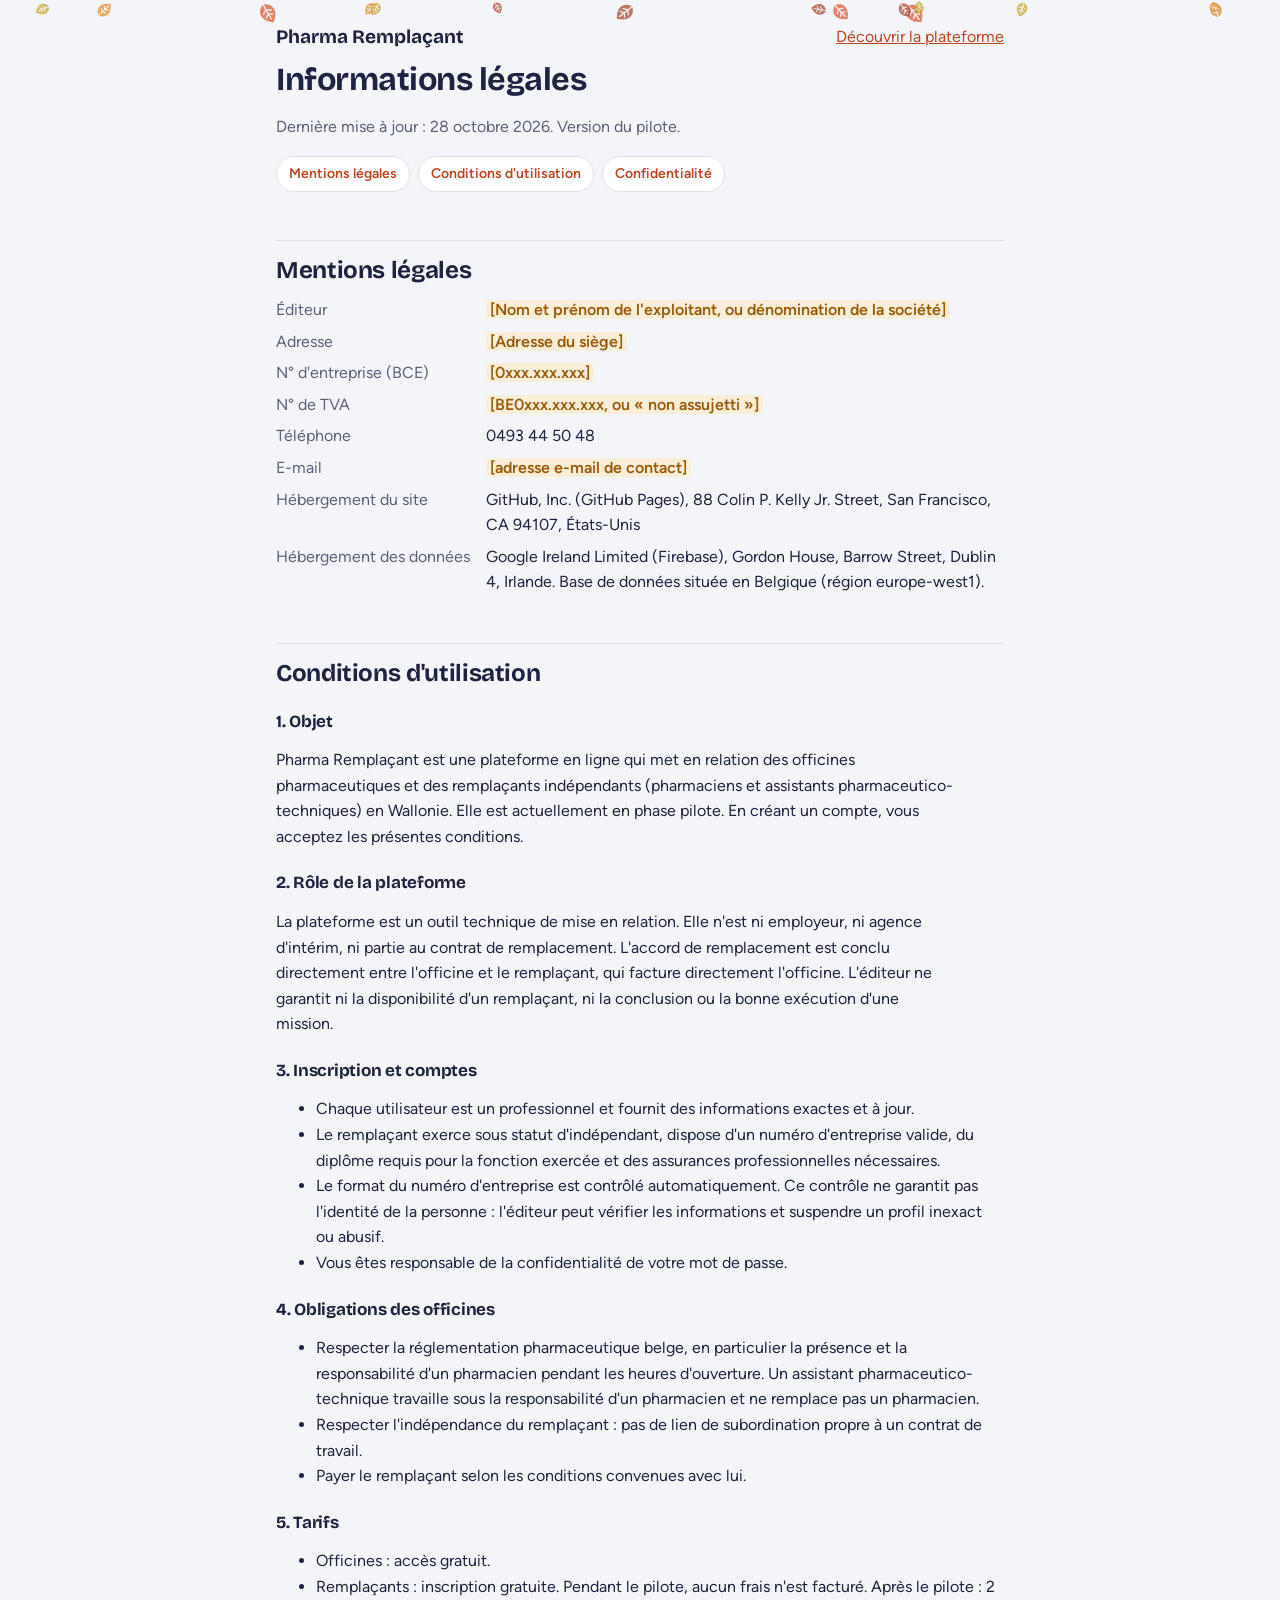
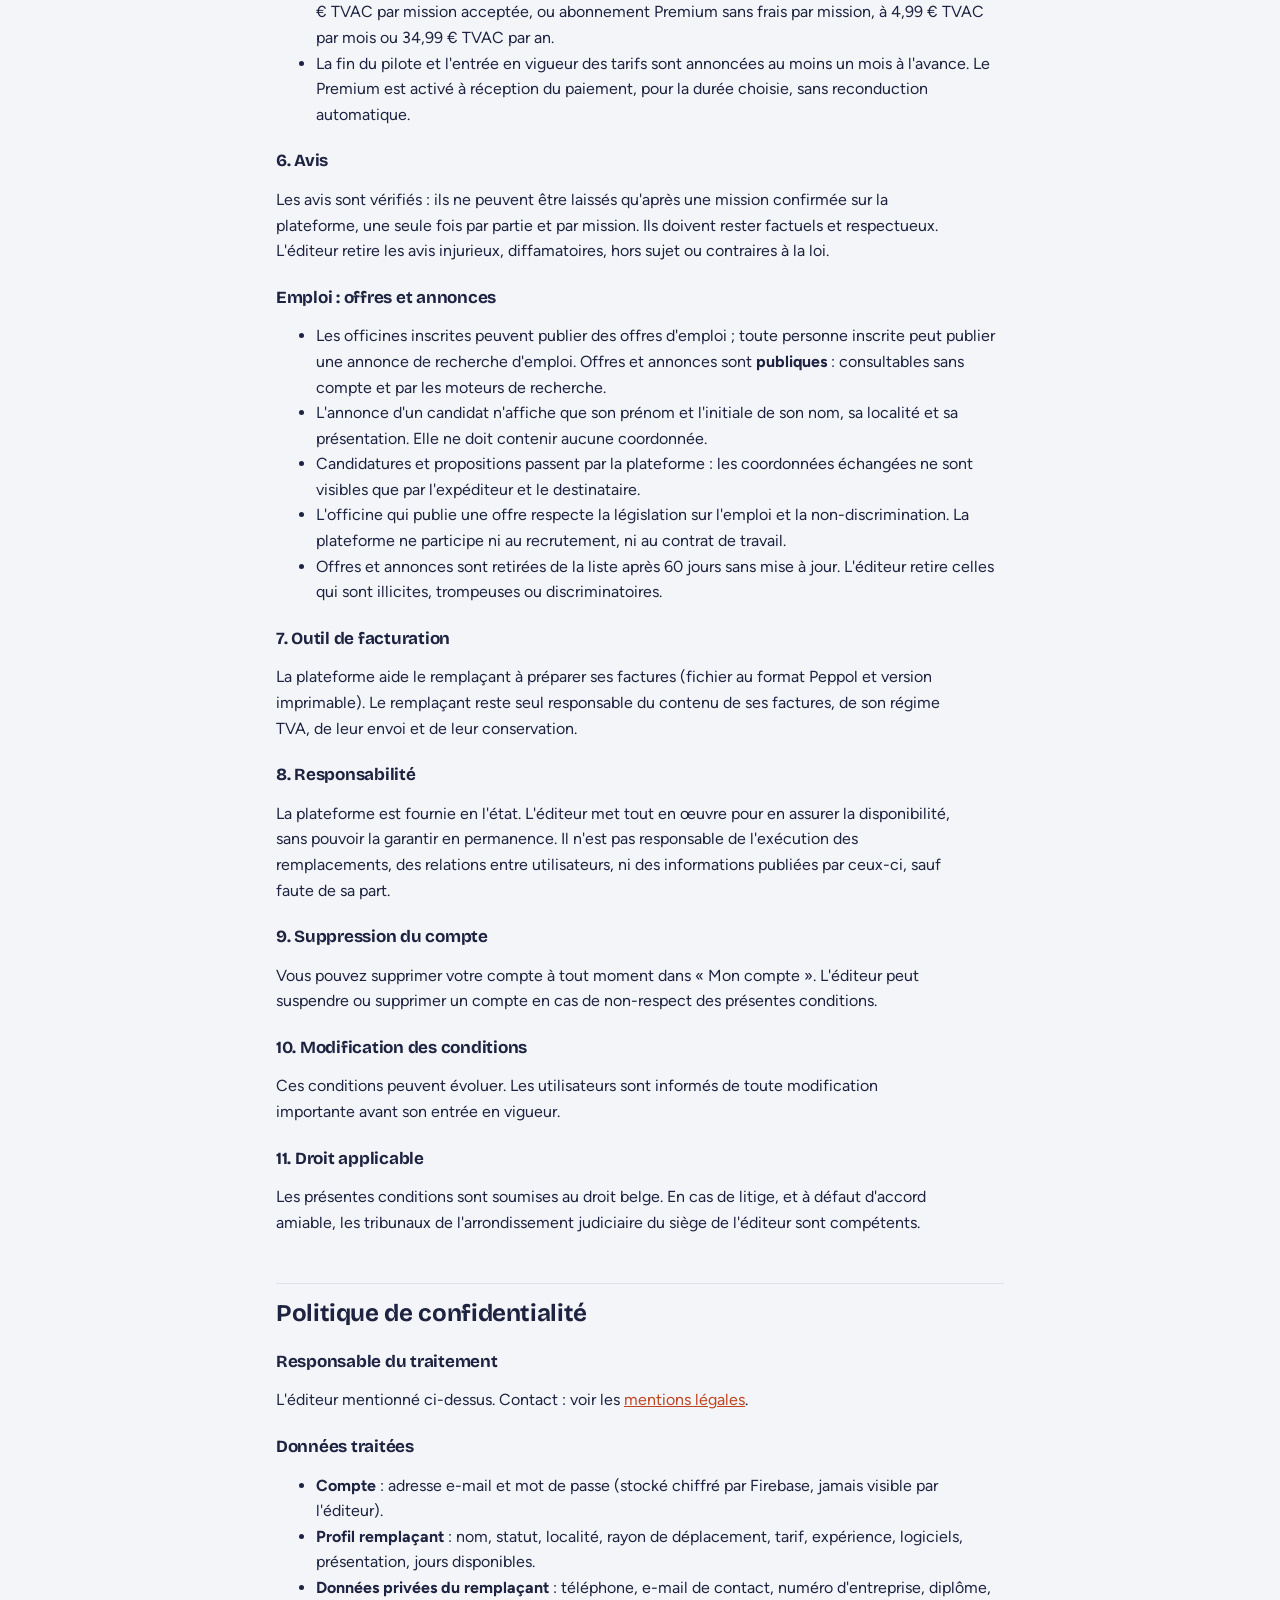
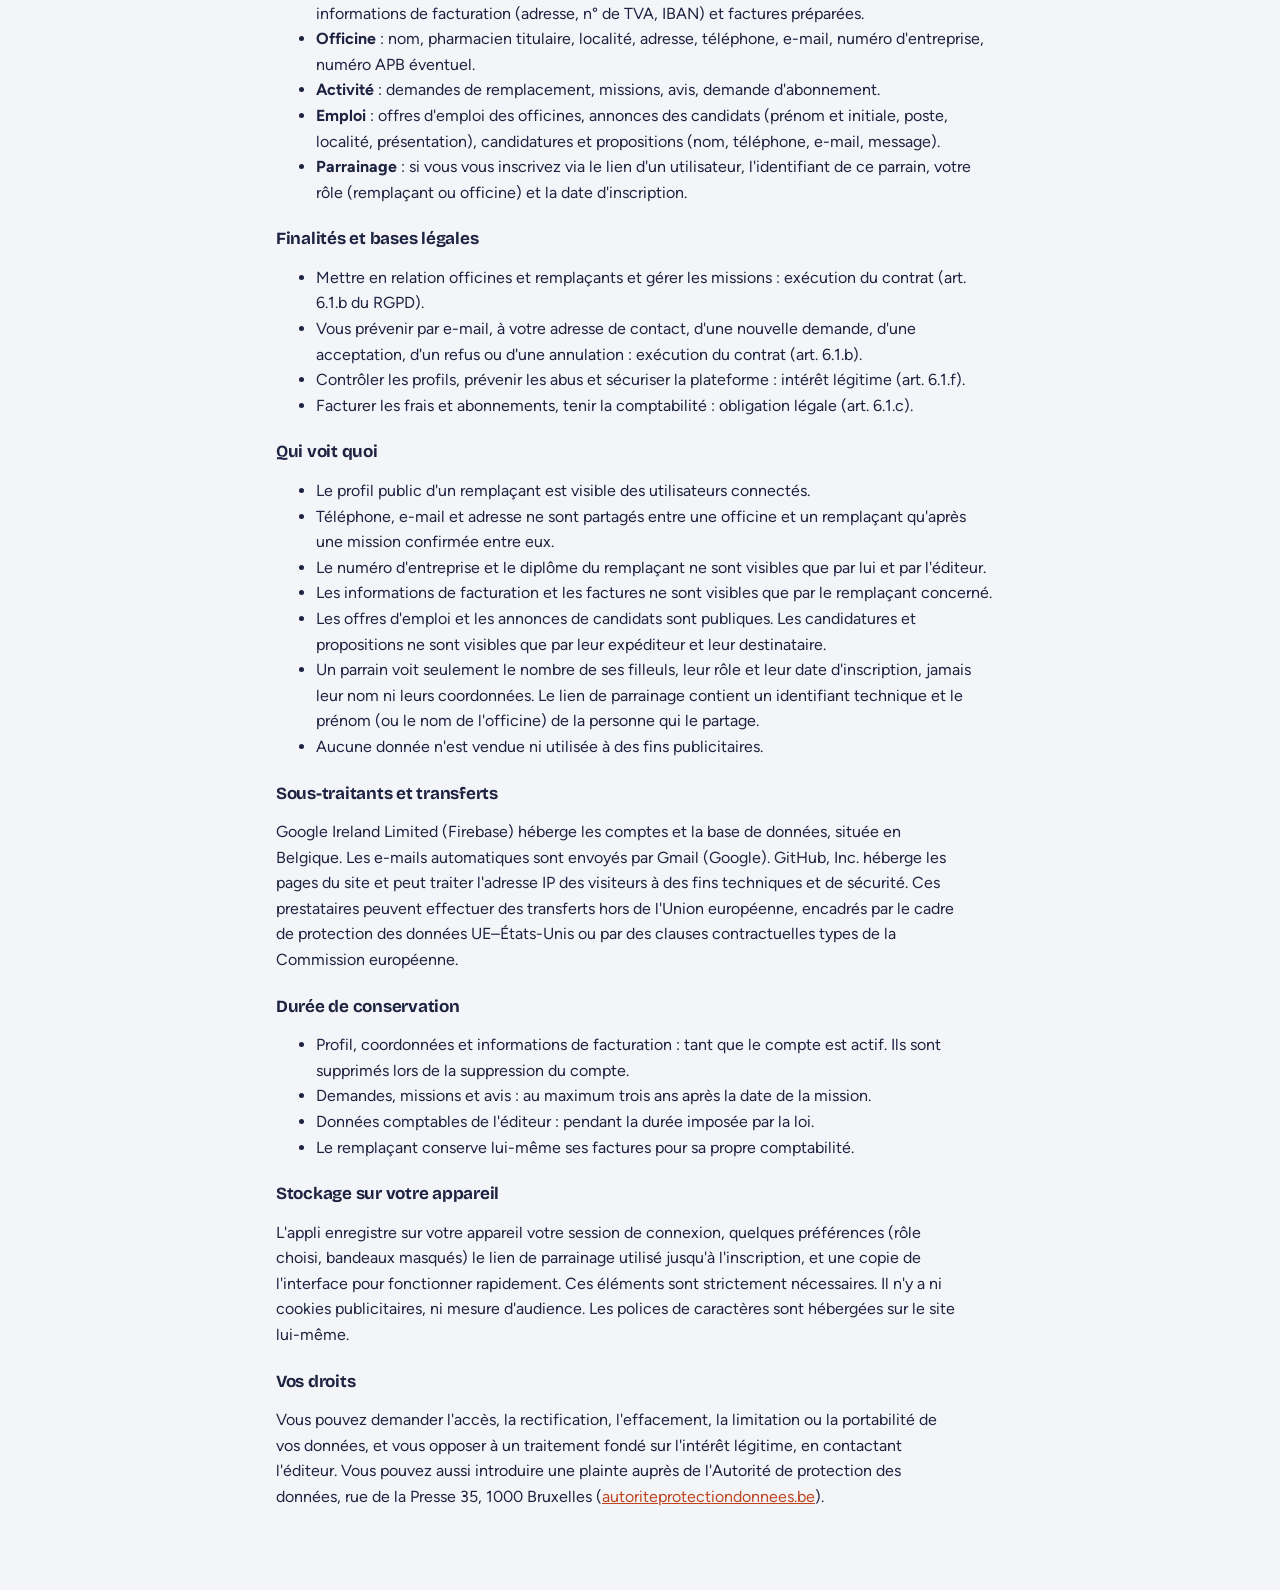
<file: legal/index.html>
<!doctype html>
<html lang="fr-BE">
<head>
<meta charset="utf-8">
<meta http-equiv="Content-Security-Policy" content="default-src 'self'; script-src 'self'; img-src 'self' data:; style-src 'self' 'unsafe-inline'; font-src 'self'; object-src 'none'; base-uri 'self'; form-action 'none'">
<meta name="referrer" content="strict-origin-when-cross-origin">
<meta name="viewport" content="width=device-width,initial-scale=1,viewport-fit=cover">
<title>Mentions légales et conditions · Pharma Remplaçant</title>
<meta name="description" content="Mentions légales, conditions d'utilisation et politique de confidentialité de Pharma Remplaçant.">
<meta name="theme-color" content="#bf4420">
<link rel="icon" href="../icon-192.png">
<link rel="stylesheet" href="../fonts/fonts.css">
<style>
:root{
  --bg:#f4f5f8; --surface:#ffffff; --ink:#1d2340; --muted:#5c6178; --line:#dfe1ea; --accent:#bf4420; --warn:#9a5a08; --warn-soft:#fbeed9;
  --f-display:"Bricolage Grotesque","Segoe UI",system-ui,sans-serif; --f-body:"Figtree","Segoe UI",system-ui,sans-serif;
  padding-top:env(safe-area-inset-top,0px);padding-bottom:env(safe-area-inset-bottom,0px)
}
@media (prefers-color-scheme: dark){:root{--bg:#111427;--surface:#1a1e35;--ink:#e8eaf4;--muted:#a0a5bf;--line:#2c3150;--accent:#ff8a65;--warn:#e8a64a;--warn-soft:#3a2a12;color-scheme:dark}}
*{box-sizing:border-box}
body{margin:0;background:var(--bg);color:var(--ink);font:16px/1.6 var(--f-body)}
.wrap{max-width:760px;margin:0 auto;padding-left:max(16px,env(safe-area-inset-left,0px));padding-right:max(16px,env(safe-area-inset-right,0px));padding-block:24px 64px}
a{color:var(--accent)}
h1,h2,h3{font-family:var(--f-display);letter-spacing:-.015em;line-height:1.15;text-wrap:balance}
h1{font-size:32px;margin:12px 0 8px}
h2{font-size:24px;margin:48px 0 8px;padding-top:16px;border-top:1px solid var(--line)}
h3{font-size:17px;margin:24px 0 4px}
p,li{max-width:68ch}
.muted{color:var(--muted)}
nav.top{display:flex;justify-content:space-between;align-items:center;gap:12px;flex-wrap:wrap}
.brand{font:700 19px var(--f-display);text-decoration:none;color:var(--ink)}
.toc{display:flex;gap:8px;flex-wrap:wrap;margin:16px 0}
.toc a{border:1px solid var(--line);background:var(--surface);border-radius:999px;padding:6px 12px;text-decoration:none;font-weight:600;font-size:14px}
.todo{background:var(--warn-soft);color:var(--warn);font-weight:600;padding:0 4px;border-radius:4px}
dl{display:grid;grid-template-columns:max-content 1fr;gap:6px 16px;margin:12px 0}
dt{color:var(--muted)}dd{margin:0;overflow-wrap:anywhere}
@media (max-width:520px){dl{grid-template-columns:1fr}dt{margin-top:8px}}
</style>
<link rel="stylesheet" href="../saison.css">
<script src="../saison.js"></script>
</head>
<body>
<div class="wrap">
  <nav class="top"><a class="brand" href="../">Pharma Remplaçant</a><a href="../decouvrir/">Découvrir la plateforme</a></nav>
  <h1>Informations légales</h1>
  <p class="muted">Dernière mise à jour : 28 octobre 2026. Version du pilote.</p>
  <div class="toc"><a href="#mentions">Mentions légales</a><a href="#conditions">Conditions d'utilisation</a><a href="#confidentialite">Confidentialité</a></div>

  <h2 id="mentions">Mentions légales</h2>
  <dl>
    <dt>Éditeur</dt><dd><span class="todo">[Nom et prénom de l'exploitant, ou dénomination de la société]</span></dd>
    <dt>Adresse</dt><dd><span class="todo">[Adresse du siège]</span></dd>
    <dt>N° d'entreprise (BCE)</dt><dd><span class="todo">[0xxx.xxx.xxx]</span></dd>
    <dt>N° de TVA</dt><dd><span class="todo">[BE0xxx.xxx.xxx, ou « non assujetti »]</span></dd>
    <dt>Téléphone</dt><dd>0493 44 50 48</dd>
    <dt>E-mail</dt><dd><span class="todo">[adresse e-mail de contact]</span></dd>
    <dt>Hébergement du site</dt><dd>GitHub, Inc. (GitHub Pages), 88 Colin P. Kelly Jr. Street, San Francisco, CA 94107, États-Unis</dd>
    <dt>Hébergement des données</dt><dd>Google Ireland Limited (Firebase), Gordon House, Barrow Street, Dublin 4, Irlande. Base de données située en Belgique (région europe-west1).</dd>
  </dl>

  <h2 id="conditions">Conditions d'utilisation</h2>

  <h3>1. Objet</h3>
  <p>Pharma Remplaçant est une plateforme en ligne qui met en relation des officines pharmaceutiques et des remplaçants indépendants (pharmaciens et assistants pharmaceutico-techniques) en Wallonie. Elle est actuellement en phase pilote. En créant un compte, vous acceptez les présentes conditions.</p>

  <h3>2. Rôle de la plateforme</h3>
  <p>La plateforme est un outil technique de mise en relation. Elle n'est ni employeur, ni agence d'intérim, ni partie au contrat de remplacement. L'accord de remplacement est conclu directement entre l'officine et le remplaçant, qui facture directement l'officine. L'éditeur ne garantit ni la disponibilité d'un remplaçant, ni la conclusion ou la bonne exécution d'une mission.</p>

  <h3>3. Inscription et comptes</h3>
  <ul>
    <li>Chaque utilisateur est un professionnel et fournit des informations exactes et à jour.</li>
    <li>Le remplaçant exerce sous statut d'indépendant, dispose d'un numéro d'entreprise valide, du diplôme requis pour la fonction exercée et des assurances professionnelles nécessaires.</li>
    <li>Le format du numéro d'entreprise est contrôlé automatiquement. Ce contrôle ne garantit pas l'identité de la personne : l'éditeur peut vérifier les informations et suspendre un profil inexact ou abusif.</li>
    <li>Vous êtes responsable de la confidentialité de votre mot de passe.</li>
  </ul>

  <h3>4. Obligations des officines</h3>
  <ul>
    <li>Respecter la réglementation pharmaceutique belge, en particulier la présence et la responsabilité d'un pharmacien pendant les heures d'ouverture. Un assistant pharmaceutico-technique travaille sous la responsabilité d'un pharmacien et ne remplace pas un pharmacien.</li>
    <li>Respecter l'indépendance du remplaçant : pas de lien de subordination propre à un contrat de travail.</li>
    <li>Payer le remplaçant selon les conditions convenues avec lui.</li>
  </ul>

  <h3>5. Tarifs</h3>
  <ul>
    <li>Officines : accès gratuit.</li>
    <li>Remplaçants : inscription gratuite. Pendant le pilote, aucun frais n'est facturé. Après le pilote : 2 € TVAC par mission acceptée, ou abonnement Premium sans frais par mission, à 4,99 € TVAC par mois ou 34,99 € TVAC par an.</li>
    <li>La fin du pilote et l'entrée en vigueur des tarifs sont annoncées au moins un mois à l'avance. Le Premium est activé à réception du paiement, pour la durée choisie, sans reconduction automatique.</li>
  </ul>

  <h3>6. Avis</h3>
  <p>Les avis sont vérifiés : ils ne peuvent être laissés qu'après une mission confirmée sur la plateforme, une seule fois par partie et par mission. Ils doivent rester factuels et respectueux. L'éditeur retire les avis injurieux, diffamatoires, hors sujet ou contraires à la loi.</p>

  <h3>Emploi : offres et annonces</h3>
  <ul>
    <li>Les officines inscrites peuvent publier des offres d'emploi ; toute personne inscrite peut publier une annonce de recherche d'emploi. Offres et annonces sont <b>publiques</b> : consultables sans compte et par les moteurs de recherche.</li>
    <li>L'annonce d'un candidat n'affiche que son prénom et l'initiale de son nom, sa localité et sa présentation. Elle ne doit contenir aucune coordonnée.</li>
    <li>Candidatures et propositions passent par la plateforme : les coordonnées échangées ne sont visibles que par l'expéditeur et le destinataire.</li>
    <li>L'officine qui publie une offre respecte la législation sur l'emploi et la non-discrimination. La plateforme ne participe ni au recrutement, ni au contrat de travail.</li>
    <li>Offres et annonces sont retirées de la liste après 60 jours sans mise à jour. L'éditeur retire celles qui sont illicites, trompeuses ou discriminatoires.</li>
  </ul>

  <h3>7. Outil de facturation</h3>
  <p>La plateforme aide le remplaçant à préparer ses factures (fichier au format Peppol et version imprimable). Le remplaçant reste seul responsable du contenu de ses factures, de son régime TVA, de leur envoi et de leur conservation.</p>

  <h3>8. Responsabilité</h3>
  <p>La plateforme est fournie en l'état. L'éditeur met tout en œuvre pour en assurer la disponibilité, sans pouvoir la garantir en permanence. Il n'est pas responsable de l'exécution des remplacements, des relations entre utilisateurs, ni des informations publiées par ceux-ci, sauf faute de sa part.</p>

  <h3>9. Suppression du compte</h3>
  <p>Vous pouvez supprimer votre compte à tout moment dans « Mon compte ». L'éditeur peut suspendre ou supprimer un compte en cas de non-respect des présentes conditions.</p>

  <h3>10. Modification des conditions</h3>
  <p>Ces conditions peuvent évoluer. Les utilisateurs sont informés de toute modification importante avant son entrée en vigueur.</p>

  <h3>11. Droit applicable</h3>
  <p>Les présentes conditions sont soumises au droit belge. En cas de litige, et à défaut d'accord amiable, les tribunaux de l'arrondissement judiciaire du siège de l'éditeur sont compétents.</p>

  <h2 id="confidentialite">Politique de confidentialité</h2>

  <h3>Responsable du traitement</h3>
  <p>L'éditeur mentionné ci-dessus. Contact : voir les <a href="#mentions">mentions légales</a>.</p>

  <h3>Données traitées</h3>
  <ul>
    <li><b>Compte</b> : adresse e-mail et mot de passe (stocké chiffré par Firebase, jamais visible par l'éditeur).</li>
    <li><b>Profil remplaçant</b> : nom, statut, localité, rayon de déplacement, tarif, expérience, logiciels, présentation, jours disponibles.</li>
    <li><b>Données privées du remplaçant</b> : téléphone, e-mail de contact, numéro d'entreprise, diplôme, informations de facturation (adresse, n° de TVA, IBAN) et factures préparées.</li>
    <li><b>Officine</b> : nom, pharmacien titulaire, localité, adresse, téléphone, e-mail, numéro d'entreprise, numéro APB éventuel.</li>
    <li><b>Activité</b> : demandes de remplacement, missions, avis, demande d'abonnement.</li>
    <li><b>Emploi</b> : offres d'emploi des officines, annonces des candidats (prénom et initiale, poste, localité, présentation), candidatures et propositions (nom, téléphone, e-mail, message).</li>
    <li><b>Parrainage</b> : si vous vous inscrivez via le lien d'un utilisateur, l'identifiant de ce parrain, votre rôle (remplaçant ou officine) et la date d'inscription.</li>
  </ul>

  <h3>Finalités et bases légales</h3>
  <ul>
    <li>Mettre en relation officines et remplaçants et gérer les missions : exécution du contrat (art. 6.1.b du RGPD).</li>
    <li>Vous prévenir par e-mail, à votre adresse de contact, d'une nouvelle demande, d'une acceptation, d'un refus ou d'une annulation : exécution du contrat (art. 6.1.b).</li>
    <li>Contrôler les profils, prévenir les abus et sécuriser la plateforme : intérêt légitime (art. 6.1.f).</li>
    <li>Facturer les frais et abonnements, tenir la comptabilité : obligation légale (art. 6.1.c).</li>
  </ul>

  <h3>Qui voit quoi</h3>
  <ul>
    <li>Le profil public d'un remplaçant est visible des utilisateurs connectés.</li>
    <li>Téléphone, e-mail et adresse ne sont partagés entre une officine et un remplaçant qu'après une mission confirmée entre eux.</li>
    <li>Le numéro d'entreprise et le diplôme du remplaçant ne sont visibles que par lui et par l'éditeur.</li>
    <li>Les informations de facturation et les factures ne sont visibles que par le remplaçant concerné.</li>
    <li>Les offres d'emploi et les annonces de candidats sont publiques. Les candidatures et propositions ne sont visibles que par leur expéditeur et leur destinataire.</li>
    <li>Un parrain voit seulement le nombre de ses filleuls, leur rôle et leur date d'inscription, jamais leur nom ni leurs coordonnées. Le lien de parrainage contient un identifiant technique et le prénom (ou le nom de l'officine) de la personne qui le partage.</li>
    <li>Aucune donnée n'est vendue ni utilisée à des fins publicitaires.</li>
  </ul>

  <h3>Sous-traitants et transferts</h3>
  <p>Google Ireland Limited (Firebase) héberge les comptes et la base de données, située en Belgique. Les e-mails automatiques sont envoyés par Gmail (Google). GitHub, Inc. héberge les pages du site et peut traiter l'adresse IP des visiteurs à des fins techniques et de sécurité. Ces prestataires peuvent effectuer des transferts hors de l'Union européenne, encadrés par le cadre de protection des données UE–États-Unis ou par des clauses contractuelles types de la Commission européenne.</p>

  <h3>Durée de conservation</h3>
  <ul>
    <li>Profil, coordonnées et informations de facturation : tant que le compte est actif. Ils sont supprimés lors de la suppression du compte.</li>
    <li>Demandes, missions et avis : au maximum trois ans après la date de la mission.</li>
    <li>Données comptables de l'éditeur : pendant la durée imposée par la loi.</li>
    <li>Le remplaçant conserve lui-même ses factures pour sa propre comptabilité.</li>
  </ul>

  <h3>Stockage sur votre appareil</h3>
  <p>L'appli enregistre sur votre appareil votre session de connexion, quelques préférences (rôle choisi, bandeaux masqués) le lien de parrainage utilisé jusqu'à l'inscription, et une copie de l'interface pour fonctionner rapidement. Ces éléments sont strictement nécessaires. Il n'y a ni cookies publicitaires, ni mesure d'audience. Les polices de caractères sont hébergées sur le site lui-même.</p>

  <h3>Vos droits</h3>
  <p>Vous pouvez demander l'accès, la rectification, l'effacement, la limitation ou la portabilité de vos données, et vous opposer à un traitement fondé sur l'intérêt légitime, en contactant l'éditeur. Vous pouvez aussi introduire une plainte auprès de l'Autorité de protection des données, rue de la Presse 35, 1000 Bruxelles (<a href="https://www.autoriteprotectiondonnees.be" target="_blank" rel="noopener">autoriteprotectiondonnees.be</a>).</p>
</div>
</body>
</html>
</file>
<file: fonts/fonts.css>
/* Polices hébergées sur le site (aucune requête vers Google : conforme RGPD). Licence SIL Open Font License 1.1. */
@font-face{font-family:"Figtree";font-style:normal;font-weight:400;font-display:swap;src:url("figtree-latin-400-normal.woff2") format("woff2")}
@font-face{font-family:"Figtree";font-style:normal;font-weight:500;font-display:swap;src:url("figtree-latin-500-normal.woff2") format("woff2")}
@font-face{font-family:"Figtree";font-style:normal;font-weight:600;font-display:swap;src:url("figtree-latin-600-normal.woff2") format("woff2")}
@font-face{font-family:"Figtree";font-style:normal;font-weight:700;font-display:swap;src:url("figtree-latin-700-normal.woff2") format("woff2")}
@font-face{font-family:"Bricolage Grotesque";font-style:normal;font-weight:600;font-display:swap;src:url("bricolage-grotesque-latin-600-normal.woff2") format("woff2")}
@font-face{font-family:"Bricolage Grotesque";font-style:normal;font-weight:700;font-display:swap;src:url("bricolage-grotesque-latin-700-normal.woff2") format("woff2")}
@font-face{font-family:"Bricolage Grotesque";font-style:normal;font-weight:800;font-display:swap;src:url("bricolage-grotesque-latin-800-normal.woff2") format("woff2")}
@font-face{font-family:"IBM Plex Mono";font-style:normal;font-weight:400;font-display:swap;src:url("ibm-plex-mono-latin-400-normal.woff2") format("woff2")}
@font-face{font-family:"IBM Plex Mono";font-style:normal;font-weight:500;font-display:swap;src:url("ibm-plex-mono-latin-500-normal.woff2") format("woff2")}
</file>
<file: style.css>
/* Base */
:root{padding-top:env(safe-area-inset-top,0px);padding-bottom:env(safe-area-inset-bottom,0px)}
body{margin:0}
img{max-width:100%}
[hidden]{display:none!important}
.auth{max-width:440px;margin:0 auto}
.auth .seg{align-self:flex-start}
.auth-links{display:flex;justify-content:space-between;gap:10px;flex-wrap:wrap}
.install{display:flex;gap:10px;align-items:center;justify-content:space-between;flex-wrap:wrap}
/* Layout : appli mobile d'abord — en-tête avec bascule de rôle, onglets, une colonne qui s'élargit en grille sur grand écran */
:root{
  --bg:#f4f5f8; --surface:#ffffff; --ink:#1d2340; --muted:#5c6178; --line:#dfe1ea;
  --accent:#bf4420; --accent-ink:#ffffff; --accent-soft:#fce8e1;
  --warn:#9a5a08; --warn-soft:#fbeed9; --bad:#a8243f; --bad-soft:#f9e0e6; --star:#c98a06;
  --f-display:"Bricolage Grotesque", "Segoe UI", system-ui, sans-serif;
  --f-body:"Figtree", "Segoe UI", system-ui, sans-serif;
  --f-mono:"IBM Plex Mono", ui-monospace, Menlo, monospace;
  --r:12px;
}
@media (prefers-color-scheme: dark){:root:not([data-theme="light"]){
  --bg:#111427; --surface:#1a1e35; --ink:#e8eaf4; --muted:#a0a5bf; --line:#2c3150;
  --accent:#ff8a65; --accent-ink:#2a0f05; --accent-soft:#3b2220;
  --warn:#e8a64a; --warn-soft:#3a2a12; --bad:#f27a93; --bad-soft:#3d1a26; --star:#f0bf4c; color-scheme:dark}}
:root[data-theme="dark"]{
  --bg:#111427; --surface:#1a1e35; --ink:#e8eaf4; --muted:#a0a5bf; --line:#2c3150;
  --accent:#ff8a65; --accent-ink:#2a0f05; --accent-soft:#3b2220;
  --warn:#e8a64a; --warn-soft:#3a2a12; --bad:#f27a93; --bad-soft:#3d1a26; --star:#f0bf4c; color-scheme:dark}

*{box-sizing:border-box}
body{background:var(--bg);color:var(--ink);font-family:var(--f-body);font-size:15px;line-height:1.5}
body::before{content:"";position:fixed;inset:0 0 auto;height:env(safe-area-inset-top,0px);z-index:10;background:var(--surface)}
.wrap{max-width:980px;margin:0 auto;padding-left:max(16px,env(safe-area-inset-left,0px));padding-right:max(16px,env(safe-area-inset-right,0px))}
header{position:sticky;top:env(safe-area-inset-top,0px);z-index:5;background:var(--surface);border-bottom:1px solid var(--line)}
.bar{display:flex;align-items:center;justify-content:space-between;gap:12px;flex-wrap:wrap;padding-block:12px}
.brand{display:flex;align-items:center;gap:10px}
.cross{width:28px;height:28px;position:relative;flex:none}
.cross::before,.cross::after{content:"";position:absolute;background:var(--accent);border-radius:3px}
.cross::before{left:9px;top:0;width:10px;height:28px}
.cross::after{top:9px;left:0;height:10px;width:28px}
.brand b{font-family:var(--f-display);font-size:21px;letter-spacing:-.02em}
.brand small{display:block;color:var(--muted);font-size:12px;line-height:1.2}
.seg{display:inline-flex;flex-wrap:wrap;background:var(--bg);border:1px solid var(--line);border-radius:999px;padding:3px}
.seg button{border:0;background:none;color:var(--muted);font:600 13px var(--f-body);padding:7px 14px;border-radius:999px;cursor:pointer}
.seg button[aria-pressed="true"]{background:var(--ink);color:var(--surface)}
.tabs{display:flex;gap:4px;overflow-x:auto}
.tabs button{border:0;background:none;font:600 14px var(--f-body);color:var(--muted);padding:10px 12px;border-bottom:2px solid transparent;cursor:pointer;white-space:nowrap}
.tabs button[aria-selected="true"]{color:var(--ink);border-bottom-color:var(--accent)}
.count{display:inline-block;min-width:20px;padding:0 6px;margin-left:4px;border-radius:999px;background:var(--warn-soft);color:var(--warn);font-size:12px;text-align:center}
main{padding-block:20px 60px}
h1,h2,h3{font-family:var(--f-display);letter-spacing:-.015em;text-wrap:balance;margin:0}
h1{font-size:26px;line-height:1.15}
h2{font-size:19px}
.lede{color:var(--muted);margin:6px 0 0;max-width:62ch}
.stack{display:flex;flex-direction:column;gap:16px}
.panel{background:var(--surface);border:1px solid var(--line);border-radius:var(--r);padding:16px}
.notice{border-radius:var(--r);padding:12px 14px;font-size:14px;background:var(--warn-soft);color:var(--ink);border:1px solid transparent}
.notice b{color:var(--warn)}
.notice.ok{background:var(--accent-soft)}
.notice.ok b{color:var(--accent)}
.btn{border:1px solid var(--line);background:var(--surface);color:var(--ink);font:600 14px var(--f-body);padding:9px 14px;border-radius:10px;cursor:pointer}
.btn:hover{border-color:var(--muted)}
.btn.primary{background:var(--accent);border-color:var(--accent);color:var(--accent-ink)}
.btn.danger{color:var(--bad)}
.btn.small{padding:6px 10px;font-size:13px}
.btn:disabled{opacity:.5;cursor:not-allowed}
.linkbtn{border:0;background:none;color:var(--accent);font:600 13px var(--f-body);cursor:pointer;padding:0;text-decoration:underline}
button:focus-visible,input:focus-visible,select:focus-visible,textarea:focus-visible,summary:focus-visible{outline:2px solid var(--accent);outline-offset:2px}
label{font-size:13px;font-weight:600;color:var(--muted);display:flex;flex-direction:column;gap:5px}
input,select,textarea{font:15px var(--f-body);color:var(--ink);background:var(--bg);border:1px solid var(--line);border-radius:9px;padding:9px 10px;width:100%;min-width:0}
textarea{resize:vertical;min-height:70px}
.check{flex-direction:row;align-items:flex-start;gap:8px;font-weight:500;color:var(--ink)}
.check input{flex:none;width:18px;height:18px;margin-top:3px;accent-color:var(--accent)}
.grid{display:grid;gap:12px;grid-template-columns:repeat(auto-fit,minmax(180px,1fr))}
.row{display:flex;gap:10px;flex-wrap:wrap;align-items:center}
.mono{font-family:var(--f-mono);font-variant-numeric:tabular-nums}
.muted{color:var(--muted)}
.hint{font-size:12px;font-weight:400;color:var(--muted)}
fieldset{border:0;padding:0;margin:0;min-width:0}
legend{font-size:13px;font-weight:600;color:var(--muted);margin-bottom:6px;padding:0}

/* agenda */
.cal-head{display:flex;align-items:center;justify-content:space-between;gap:10px;margin-bottom:12px}
.cal-head h2{text-transform:capitalize}
.cal{display:grid;grid-template-columns:repeat(7,1fr);gap:5px}
.dow{font:500 11px var(--f-mono);color:var(--muted);text-align:center;letter-spacing:.06em;padding-bottom:2px}
.day{aspect-ratio:1/1;max-width:100%;border:1px solid var(--line);background:var(--bg);border-radius:9px;font:500 14px var(--f-mono);color:var(--ink);cursor:pointer;display:flex;flex-direction:column;align-items:center;justify-content:center;gap:2px;padding:0}
.day.out{visibility:hidden}
.day.past{opacity:.35;cursor:default}
.day.on{background:var(--accent-soft);border-color:var(--accent);color:var(--accent)}
.day.booked{background:var(--accent);border-color:var(--accent);color:var(--accent-ink);cursor:default}
.day.pending{box-shadow:inset 0 -3px 0 var(--warn)}
.day .tag{font-size:9px;letter-spacing:.04em;text-transform:uppercase;font-family:var(--f-body);font-weight:700}
.today{outline:2px solid var(--ink);outline-offset:-3px}
.legend{display:flex;gap:14px;flex-wrap:wrap;font-size:12px;color:var(--muted);margin-top:12px}
.legend i{display:inline-block;width:12px;height:12px;border-radius:3px;vertical-align:-2px;margin-right:5px;border:1px solid var(--line)}
.stat{display:flex;gap:18px;flex-wrap:wrap}
.stat div{display:flex;flex-direction:column}
.stat b{font:600 22px var(--f-mono)}
.stat span{font-size:12px;color:var(--muted)}

/* cartes */
.cards{display:grid;gap:12px;grid-template-columns:repeat(auto-fill,minmax(280px,1fr))}
.card{background:var(--surface);border:1px solid var(--line);border-radius:var(--r);padding:14px;display:flex;flex-direction:column;gap:10px;min-width:0}
.who{display:flex;gap:12px;align-items:center}
.av{width:42px;height:42px;border-radius:50%;background:var(--accent-soft);color:var(--accent);display:grid;place-items:center;font:700 15px var(--f-display);flex:none}
.who h3{font-size:16px}
.who p{margin:0;font-size:13px;color:var(--muted)}
.chips{display:flex;gap:6px;flex-wrap:wrap}
.chip{font-size:12px;padding:2px 8px;border-radius:999px;border:1px solid var(--line);color:var(--muted)}
.chip.ok{border-color:transparent;background:var(--accent-soft);color:var(--accent);font-weight:600}
.chip.wait{border-color:transparent;background:var(--warn-soft);color:var(--warn);font-weight:600}
.stars{color:var(--star);letter-spacing:1px}
.facts{display:grid;grid-template-columns:repeat(3,1fr);gap:8px;border-top:1px solid var(--line);padding-top:10px}
.facts div{display:flex;flex-direction:column;min-width:0}
.facts b{font:600 15px var(--f-mono)}
.facts span{font-size:11px;color:var(--muted);text-transform:uppercase;letter-spacing:.05em}
.status{font-size:12px;font-weight:700;padding:3px 9px;border-radius:999px;white-space:nowrap}
.st-attente{background:var(--warn-soft);color:var(--warn)}
.st-acceptee{background:var(--accent-soft);color:var(--accent)}
.st-refusee,.st-annulee{background:var(--bad-soft);color:var(--bad)}
.req-top{display:flex;justify-content:space-between;gap:10px;align-items:flex-start}
.req-top h3{font-size:16px}
.req q{display:block;font-style:normal;color:var(--muted);font-size:14px;border-left:2px solid var(--line);padding-left:10px;overflow-wrap:anywhere}
.contact{background:var(--accent-soft);border-radius:10px;padding:10px 12px;display:flex;flex-direction:column;gap:6px;font-size:14px}
.contact .row{justify-content:space-between;gap:6px}
.contact span{overflow-wrap:anywhere;min-width:0}
details.avis summary{cursor:pointer;font-size:13px;color:var(--accent);font-weight:600}
details.avis ul{margin:8px 0 0;padding:0;list-style:none;display:flex;flex-direction:column;gap:8px;font-size:13px}
details.avis li{border-left:2px solid var(--line);padding-left:8px}
.empty{text-align:center;color:var(--muted);padding:28px 16px;border:1px dashed var(--line);border-radius:var(--r)}
table{border-collapse:collapse;width:100%;font-size:14px}
.tbl{overflow-x:auto}
th,td{text-align:left;padding:8px 10px;border-bottom:1px solid var(--line);vertical-align:top}
th{font-size:12px;color:var(--muted);text-transform:uppercase;letter-spacing:.05em;font-weight:600}

/* étoiles de notation */
.rate{display:flex;flex-direction:row-reverse;justify-content:flex-end;gap:2px}
.rate input{position:absolute;opacity:0;width:1px;height:1px}
.rate label{font-size:30px;line-height:1;color:var(--line);cursor:pointer;flex-direction:row}
.rate input:checked ~ label,.rate label:hover,.rate label:hover ~ label{color:var(--star)}
.rate input:focus-visible + label{outline:2px solid var(--accent);border-radius:4px}

/* modale */
.overlay{position:fixed;inset:0;z-index:20;background:rgba(15,18,38,.5);display:flex;align-items:flex-end;justify-content:center;padding:0}
.sheet{background:var(--surface);color:var(--ink);width:100%;max-width:520px;border-radius:16px 16px 0 0;padding:20px max(16px,env(safe-area-inset-right,0px)) calc(20px + env(safe-area-inset-bottom,0px)) max(16px,env(safe-area-inset-left,0px));max-height:90vh;overflow:auto;display:flex;flex-direction:column;gap:14px}
@media (min-width:640px){.overlay{align-items:center}.sheet{border-radius:16px}}
.total{display:flex;justify-content:space-between;align-items:baseline;background:var(--bg);border-radius:10px;padding:10px 12px}
.total b{font:600 20px var(--f-mono)}
.toast{position:fixed;left:50%;bottom:calc(20px + env(safe-area-inset-bottom,0px));transform:translateX(-50%);z-index:30;background:var(--ink);color:var(--surface);padding:10px 16px;border-radius:10px;font-weight:600;font-size:14px;max-width:calc(100% - 32px)}
@media (min-width:760px){.two{display:grid;grid-template-columns:1.25fr 1fr;gap:16px;align-items:start}}
@media (prefers-reduced-motion:no-preference){.day{transition:background .12s,border-color .12s}}

/* bandeau d'installation en haut de page */
#installbar{background:var(--accent-soft);border-bottom:1px solid var(--line)}
.installbar{display:flex;align-items:center;gap:12px;flex-wrap:wrap;padding-block:10px;font-size:14px}
.installbar img{border-radius:9px;flex:none}
.installbar>span:first-of-type{flex:1;min-width:180px}
.tbl .n{text-align:right;font-variant-numeric:tabular-nums}
</file>
<file: saison.css>
/* Couleurs des saisons (l'automne est la palette de base de chaque page).
   Sélecteurs renforcés (html:root) pour passer devant les variables propres à chaque page. */
html:root[data-saison="hiver"]{--bg:#f3f6fa;--ink:#13233d;--muted:#59667c;--line:#dce3ec;--accent:#2c5d9e;--accent-ink:#ffffff;--accent-soft:#e1ebf7;--deep:#13233d;--deep-ink:#eef3fa}
html:root[data-saison="printemps"]{--bg:#f8f4f7;--ink:#2a1f2e;--muted:#6a5e6e;--line:#e8dee6;--accent:#ad3a72;--accent-ink:#ffffff;--accent-soft:#fbe5ef;--deep:#2a1f2e;--deep-ink:#f8eef4}
html:root[data-saison="ete"]{--bg:#faf7f0;--ink:#22303a;--muted:#626b70;--line:#e9e2d3;--accent:#9c5700;--accent-ink:#ffffff;--accent-soft:#fdefd2;--deep:#22303a;--deep-ink:#fbf5e8;--warn:#b23c17;--warn-soft:#fbe3d9}
@media (prefers-color-scheme: dark){
  html:root[data-saison="hiver"]:not([data-theme="light"]){--bg:#0f1520;--surface:#18202f;--ink:#e6edf7;--muted:#9eacc2;--line:#2a3548;--accent:#8fbaf2;--accent-ink:#0b1a33;--accent-soft:#1c2d48;--deep:#0a0f18;--deep-ink:#eef3fa}
  html:root[data-saison="printemps"]:not([data-theme="light"]){--bg:#17121a;--surface:#221b26;--ink:#f1e9ef;--muted:#b3a5b1;--line:#382d3c;--accent:#f39ac0;--accent-ink:#2e0a1c;--accent-soft:#3d2131;--deep:#100c12;--deep-ink:#f8eef4}
  html:root[data-saison="ete"]:not([data-theme="light"]){--bg:#15130f;--surface:#201d17;--ink:#f3ede2;--muted:#b4ab9a;--line:#3a342a;--accent:#ffc15c;--accent-ink:#2b1a00;--accent-soft:#3a2c12;--deep:#0f0d0a;--deep-ink:#fbf5e8;--warn:#ff9a7a;--warn-soft:#3d2219}
}
html:root[data-saison="hiver"][data-theme="dark"]{--bg:#0f1520;--surface:#18202f;--ink:#e6edf7;--muted:#9eacc2;--line:#2a3548;--accent:#8fbaf2;--accent-ink:#0b1a33;--accent-soft:#1c2d48;--deep:#0a0f18;--deep-ink:#eef3fa}
html:root[data-saison="printemps"][data-theme="dark"]{--bg:#17121a;--surface:#221b26;--ink:#f1e9ef;--muted:#b3a5b1;--line:#382d3c;--accent:#f39ac0;--accent-ink:#2e0a1c;--accent-soft:#3d2131;--deep:#100c12;--deep-ink:#f8eef4}
html:root[data-saison="ete"][data-theme="dark"]{--bg:#15130f;--surface:#201d17;--ink:#f3ede2;--muted:#b4ab9a;--line:#3a342a;--accent:#ffc15c;--accent-ink:#2b1a00;--accent-soft:#3a2c12;--deep:#0f0d0a;--deep-ink:#fbf5e8;--warn:#ff9a7a;--warn-soft:#3d2219}

/* Décor : derrière le contenu, jamais cliquable */
.saison-deco{position:fixed;inset:0;z-index:-1;pointer-events:none;overflow:hidden}
.saison-p{position:absolute;display:block;opacity:.7;animation-name:saison-chute,saison-balance;animation-timing-function:linear,ease-in-out;animation-iteration-count:infinite;animation-direction:normal,alternate}
.saison-p svg{width:100%;height:100%;display:block;fill:currentColor;transform:rotate(var(--rot,0deg))}
.saison-p .n{fill:none;stroke:var(--bg);stroke-width:1.2;stroke-linecap:round}
[data-saison="hiver"] .saison-p .n{stroke:currentColor;stroke-width:1.6}
[data-saison="ete"] .saison-p{animation-name:saison-scintille,saison-balance;animation-timing-function:ease-in-out;animation-direction:alternate}
@keyframes saison-chute{from{translate:0 -10vh}to{translate:0 105vh}}
@keyframes saison-balance{from{rotate:-25deg;margin-left:-18px}to{rotate:25deg;margin-left:18px}}
@keyframes saison-scintille{from{opacity:.15;scale:.7}to{opacity:.7;scale:1.1}}
.saison-soleil{position:absolute;bottom:-90px;right:-90px;width:260px;height:260px;opacity:.4;color:#f2b632}
.saison-soleil svg{width:100%;height:100%;fill:currentColor}
.saison-soleil .r{transform-origin:100px 100px;animation:saison-tourne 60s linear infinite}
@keyframes saison-tourne{to{transform:rotate(360deg)}}
@media (prefers-color-scheme: dark){.saison-p{opacity:.5}.saison-soleil{opacity:.25}}
@media (prefers-reduced-motion: reduce){.saison-p,.saison-soleil .r{animation:none}}
@media print{.saison-deco{display:none}}
</file>
